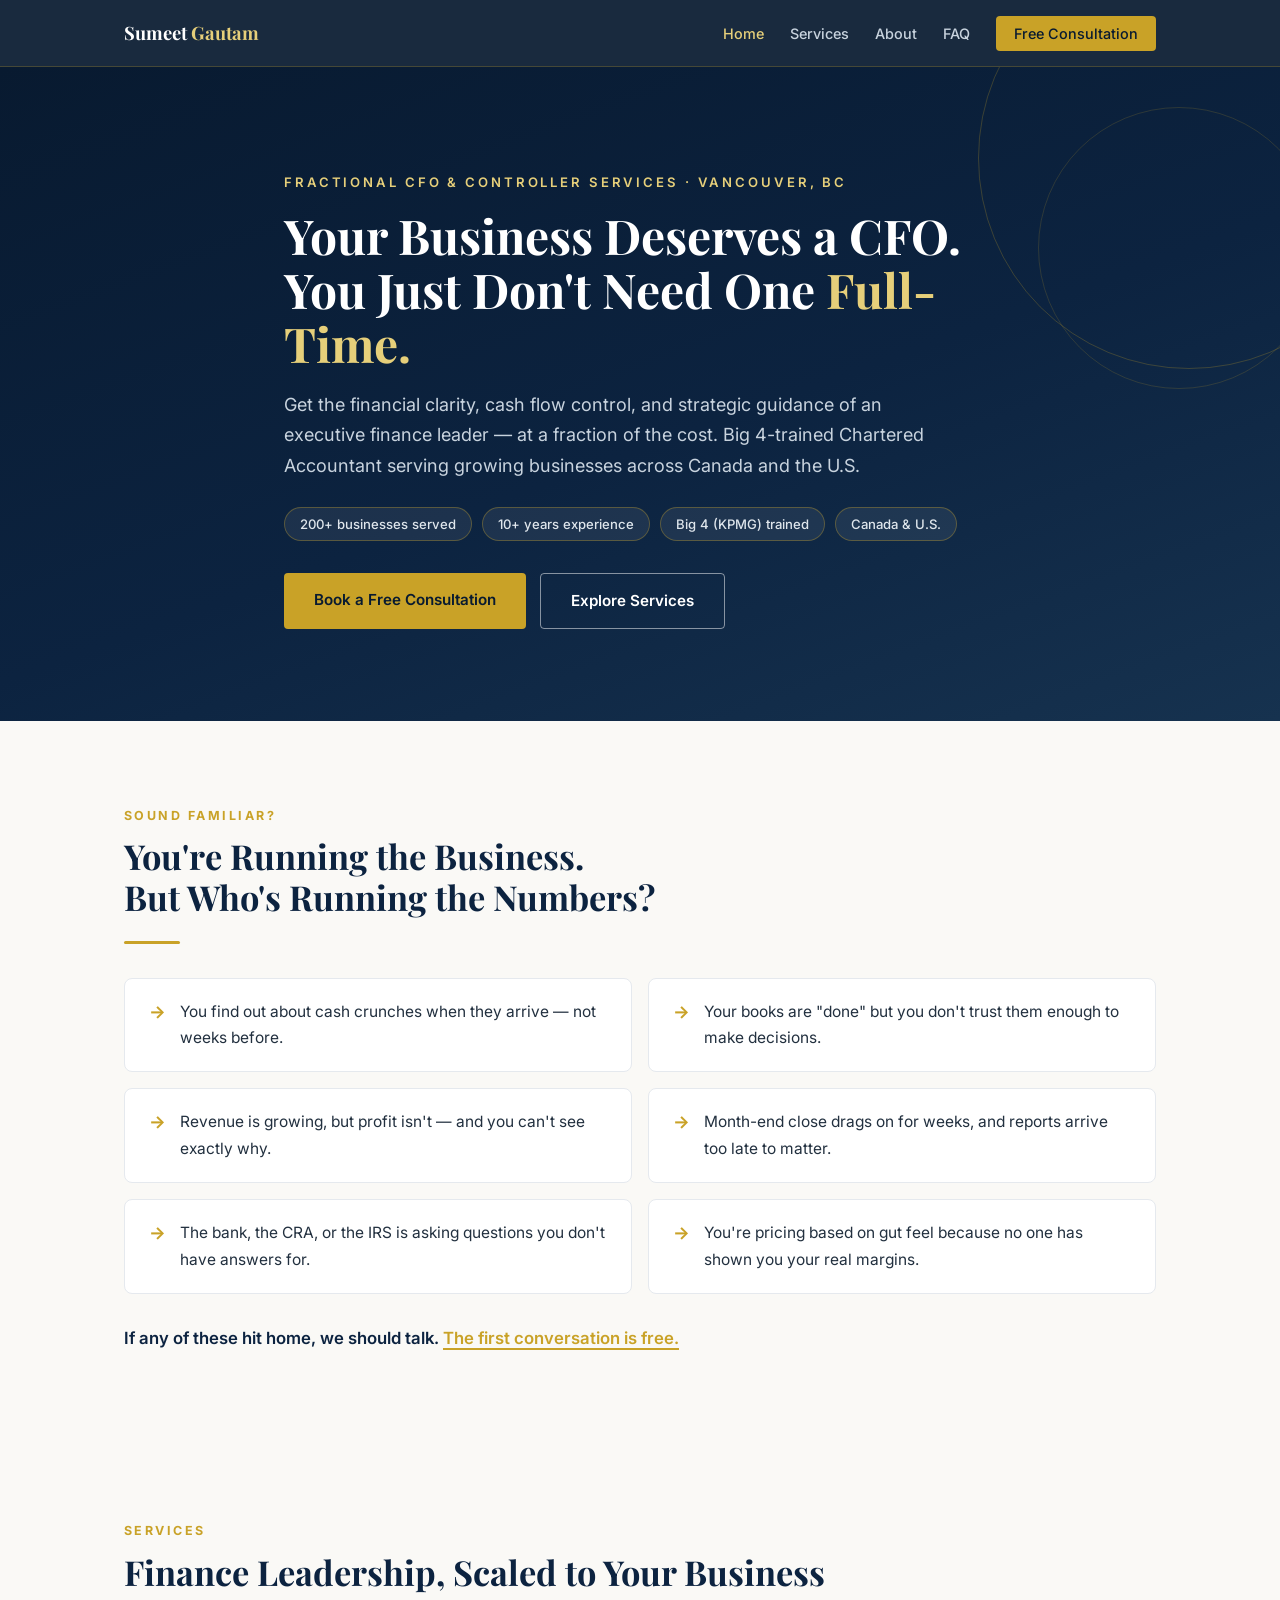
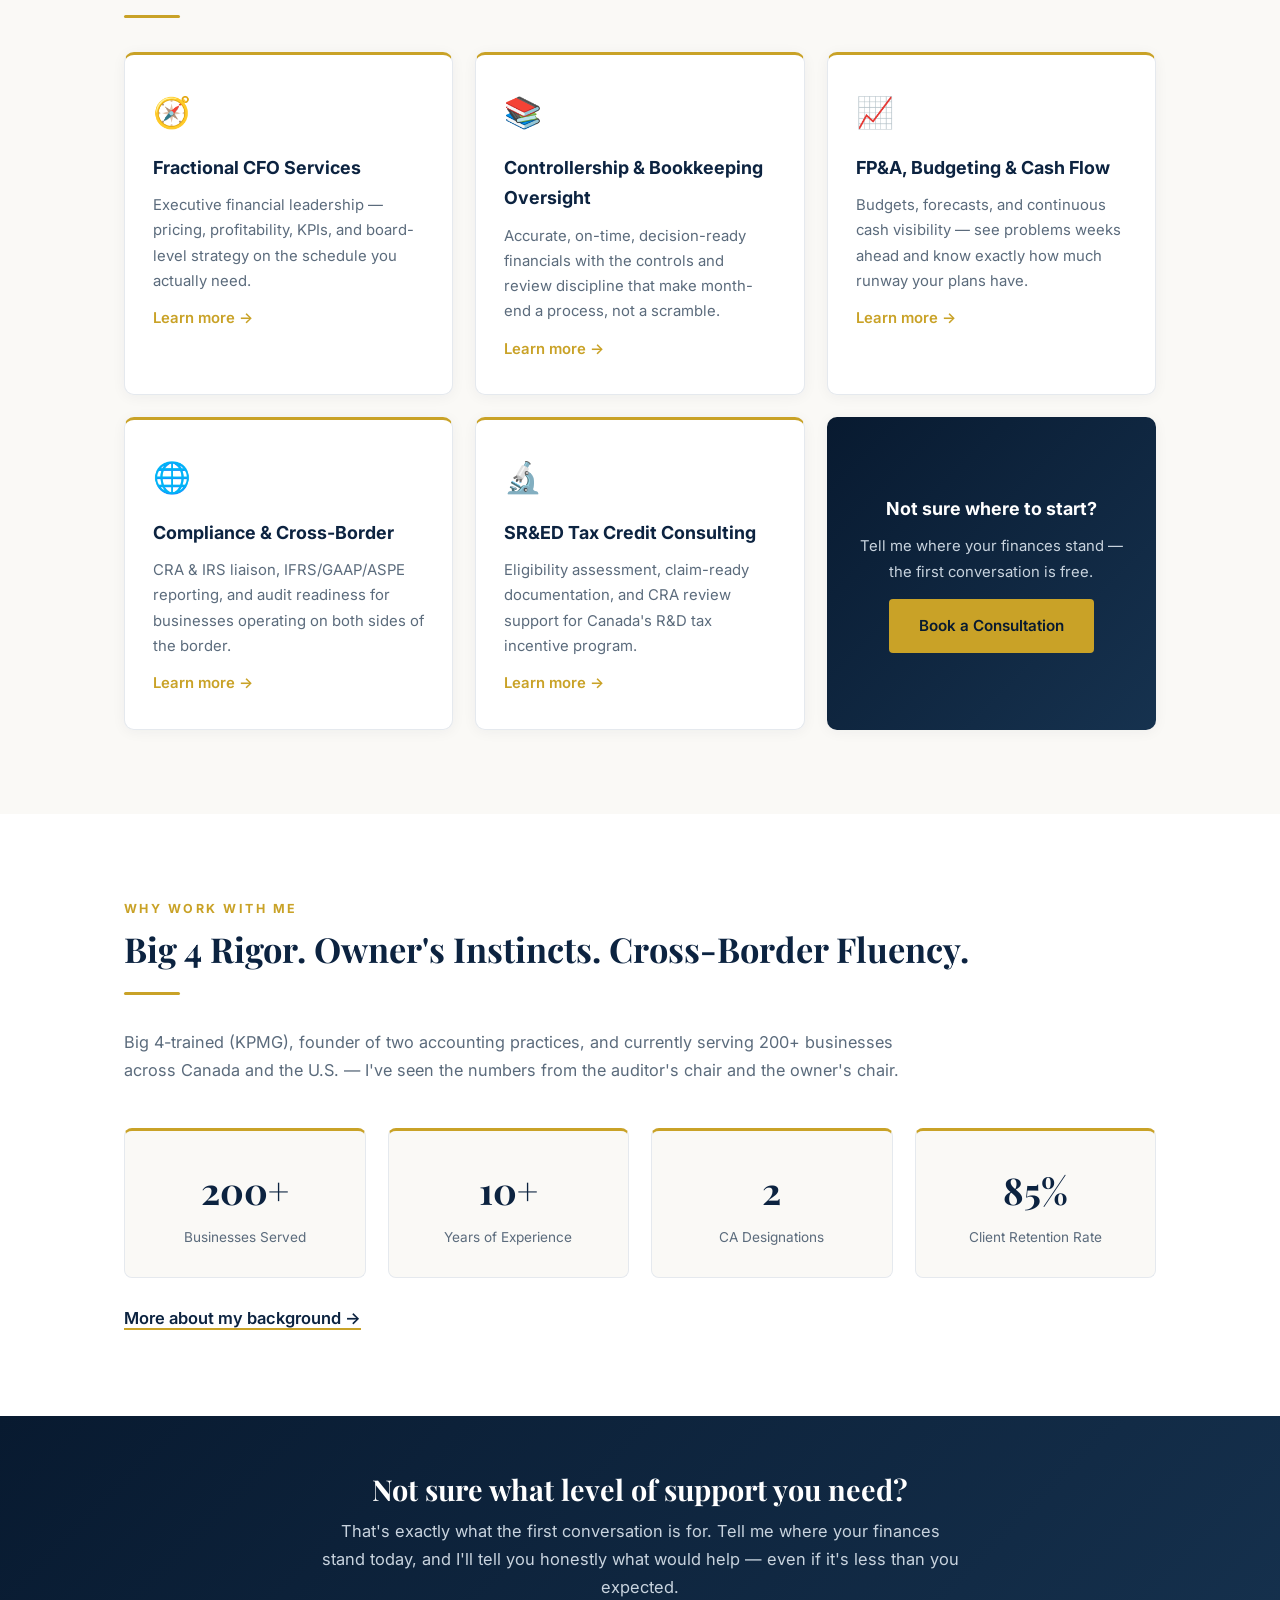
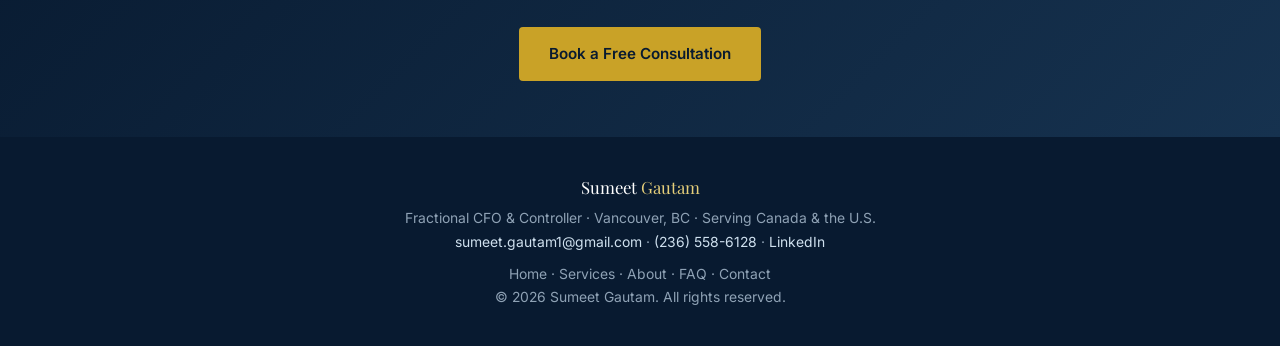
<file: index.html>
<!DOCTYPE html>
<html lang="en">
<head>
<meta charset="UTF-8">
<meta name="viewport" content="width=device-width, initial-scale=1.0">
<title>Fractional CFO & Controller Services | Sumeet Gautam, CA — Vancouver, BC</title>
<meta name="description" content="Executive finance leadership without the full-time cost. Fractional CFO, controllership, FP&A, SR&ED tax credit consulting, and cross-border compliance for SMBs across Canada and the U.S. Book a free consultation.">
<meta name="author" content="Sumeet Gautam">
<meta name="robots" content="index, follow">
<link rel="canonical" href="https://sumeetgautamcfo.com/">
<meta property="og:type" content="website">
<meta property="og:title" content="Fractional CFO & Controller Services | Sumeet Gautam, CA — Vancouver, BC">
<meta property="og:description" content="Executive finance leadership without the full-time cost. Fractional CFO, controllership, FP&A, SR&ED tax credit consulting, and cross-border compliance for SMBs across Canada and the U.S. Book a free consultation.">
<meta property="og:url" content="https://sumeetgautamcfo.com/">
<meta property="og:site_name" content="Sumeet Gautam — Fractional CFO">
<link rel="preconnect" href="https://fonts.googleapis.com">
<link rel="preconnect" href="https://fonts.gstatic.com" crossorigin>
<link href="https://fonts.googleapis.com/css2?family=Playfair+Display:wght@600;700&family=Inter:wght@400;500;600;700&display=swap" rel="stylesheet">
<link rel="stylesheet" href="/styles.css">
<script type="application/ld+json">
{
  "@context": "https://schema.org",
  "@type": "ProfessionalService",
  "name": "Sumeet Gautam — Fractional CFO & Controller Services",
  "founder": {
    "@type": "Person",
    "name": "Sumeet Gautam",
    "jobTitle": "Fractional CFO & Controller",
    "sameAs": ["https://www.linkedin.com/in/sumeet-gautam"]
  },
  "address": { "@type": "PostalAddress", "addressLocality": "Vancouver", "addressRegion": "BC", "addressCountry": "CA" },
  "areaServed": ["Canada", "United States"],
  "email": "mailto:sumeet.gautam1@gmail.com",
  "telephone": "+1-236-558-6128",
  "url": "https://sumeetgautamcfo.com/",
  "priceRange": "$$",
  "makesOffer": [
    { "@type": "Offer", "itemOffered": { "@type": "Service", "name": "Fractional CFO Services" } },
    { "@type": "Offer", "itemOffered": { "@type": "Service", "name": "Controllership & Bookkeeping Oversight" } },
    { "@type": "Offer", "itemOffered": { "@type": "Service", "name": "FP&A, Budgeting & Cash Flow Management" } },
    { "@type": "Offer", "itemOffered": { "@type": "Service", "name": "Compliance & Cross-Border Accounting" } },
    { "@type": "Offer", "itemOffered": { "@type": "Service", "name": "SR&ED Tax Credit Consulting" } }
  ]
}
</script>
</head>
<body>
<nav>
  <div class="container nav-inner">
    <a class="brand" href="/">Sumeet <span>Gautam</span></a>
    <button class="menu-btn" aria-label="Toggle menu" onclick="document.getElementById('navlinks').classList.toggle('open')">☰</button>
    <ul class="nav-links" id="navlinks">
      <li><a href="/" style="color:var(--gold-soft)">Home</a></li>
      <li><a href="/services/">Services</a></li>
      <li><a href="/about/">About</a></li>
      <li><a href="/faq/">FAQ</a></li>
      <li><a class="nav-cta" href="/contact/">Free Consultation</a></li>
    </ul>
  </div>
</nav>
<header class="hero" id="top">
  <div class="container hero-inner">
    <p class="eyebrow">Fractional CFO &amp; Controller Services · Vancouver, BC</p>
    <h1>Your Business Deserves a CFO.<br>You Just Don't Need One <em>Full-Time.</em></h1>
    <p class="tagline">Get the financial clarity, cash flow control, and strategic guidance of an executive finance leader — at a fraction of the cost. Big 4-trained Chartered Accountant serving growing businesses across Canada and the U.S.</p>
    <div class="trust-row">
      <span class="badge">200+ businesses served</span>
      <span class="badge">10+ years experience</span>
      <span class="badge">Big 4 (KPMG) trained</span>
      <span class="badge">Canada &amp; U.S.</span>
    </div>
    <div class="cta-row">
      <a class="btn btn-gold" href="/contact/">Book a Free Consultation</a>
      <a class="btn btn-outline" href="/services/">Explore Services</a>
    </div>
  </div>
</header><section id="pain">
  <div class="container">
    <div class="reveal">
      <p class="section-label">Sound Familiar?</p>
      <h2>You're Running the Business.<br>But Who's Running the Numbers?</h2>
      <div class="gold-rule"></div>
    </div>
    <div class="pain-grid reveal">
      <div class="pain"><span class="x">→</span><span>You find out about cash crunches when they arrive — not weeks before.</span></div>
      <div class="pain"><span class="x">→</span><span>Your books are "done" but you don't trust them enough to make decisions.</span></div>
      <div class="pain"><span class="x">→</span><span>Revenue is growing, but profit isn't — and you can't see exactly why.</span></div>
      <div class="pain"><span class="x">→</span><span>Month-end close drags on for weeks, and reports arrive too late to matter.</span></div>
      <div class="pain"><span class="x">→</span><span>The bank, the CRA, or the IRS is asking questions you don't have answers for.</span></div>
      <div class="pain"><span class="x">→</span><span>You're pricing based on gut feel because no one has shown you your real margins.</span></div>
    </div>
    <p class="pain-close reveal">If any of these hit home, we should talk. <a href="/contact/">The first conversation is free.</a></p>
  </div>
</section><section id="services-overview" style="background:var(--ivory)">
  <div class="container">
    <div class="reveal">
      <p class="section-label">Services</p>
      <h2>Finance Leadership, Scaled to Your Business</h2>
      <div class="gold-rule"></div>
    </div>
    <div class="skill-grid" style="display:grid;grid-template-columns:repeat(auto-fit,minmax(300px,1fr));gap:22px">
      <div class="why reveal"><div class="ic">🧭</div><h3>Fractional CFO Services</h3><p>Executive financial leadership — pricing, profitability, KPIs, and board-level strategy on the schedule you actually need.</p><p style="margin-top:12px"><a href="/services/#cfo" style="color:var(--gold);font-weight:600;text-decoration:none">Learn more →</a></p></div>
      <div class="why reveal"><div class="ic">📚</div><h3>Controllership &amp; Bookkeeping Oversight</h3><p>Accurate, on-time, decision-ready financials with the controls and review discipline that make month-end a process, not a scramble.</p><p style="margin-top:12px"><a href="/services/#controllership" style="color:var(--gold);font-weight:600;text-decoration:none">Learn more →</a></p></div>
      <div class="why reveal"><div class="ic">📈</div><h3>FP&amp;A, Budgeting &amp; Cash Flow</h3><p>Budgets, forecasts, and continuous cash visibility — see problems weeks ahead and know exactly how much runway your plans have.</p><p style="margin-top:12px"><a href="/services/#fpa" style="color:var(--gold);font-weight:600;text-decoration:none">Learn more →</a></p></div>
      <div class="why reveal"><div class="ic">🌐</div><h3>Compliance &amp; Cross-Border</h3><p>CRA &amp; IRS liaison, IFRS/GAAP/ASPE reporting, and audit readiness for businesses operating on both sides of the border.</p><p style="margin-top:12px"><a href="/services/#compliance" style="color:var(--gold);font-weight:600;text-decoration:none">Learn more →</a></p></div>
      <div class="why reveal"><div class="ic">🔬</div><h3>SR&amp;ED Tax Credit Consulting</h3><p>Eligibility assessment, claim-ready documentation, and CRA review support for Canada's R&amp;D tax incentive program.</p><p style="margin-top:12px"><a href="/services/#sred" style="color:var(--gold);font-weight:600;text-decoration:none">Learn more →</a></p></div>
      <div class="why reveal" style="display:flex;flex-direction:column;justify-content:center;text-align:center;background:linear-gradient(135deg,var(--navy-deep),var(--navy-soft));border:none"><h3 style="color:#fff">Not sure where to start?</h3><p style="color:#c8d3de">Tell me where your finances stand — the first conversation is free.</p><p style="margin-top:14px"><a class="btn btn-gold" href="/contact/">Book a Consultation</a></p></div>
    </div>
  </div>
</section>
<section id="why-strip">
  <div class="container">
    <div class="reveal">
      <p class="section-label">Why Work With Me</p>
      <h2>Big 4 Rigor. Owner's Instincts. Cross-Border Fluency.</h2>
      <div class="gold-rule"></div>
      <p class="lead">Big 4-trained (KPMG), founder of two accounting practices, and currently serving 200+ businesses across Canada and the U.S. — I've seen the numbers from the auditor's chair and the owner's chair.</p>
    </div>
    <div class="stats">
      <div class="stat"><div class="num">200+</div><div class="lbl">Businesses Served</div></div>
      <div class="stat"><div class="num">10+</div><div class="lbl">Years of Experience</div></div>
      <div class="stat"><div class="num">2</div><div class="lbl">CA Designations</div></div>
      <div class="stat"><div class="num">85%</div><div class="lbl">Client Retention Rate</div></div>
    </div>
    <p class="reveal" style="margin-top:26px"><a href="/about/" style="color:var(--navy);font-weight:600;text-decoration:none;border-bottom:2px solid var(--gold)">More about my background →</a></p>
  </div>
</section>
<div class="cta-band">
  <div class="container reveal">
    <h2 class="serif">Not sure what level of support you need?</h2>
    <p>That's exactly what the first conversation is for. Tell me where your finances stand today, and I'll tell you honestly what would help — even if it's less than you expected.</p>
    <a class="btn btn-gold" href="/contact/">Book a Free Consultation</a>
  </div>
</div>
<footer>
  <div class="container">
    <p class="foot-brand">Sumeet <span>Gautam</span></p>
    <p>Fractional CFO &amp; Controller · Vancouver, BC · Serving Canada &amp; the U.S.</p>
    <p><a href="mailto:sumeet.gautam1@gmail.com" style="color:#cfe0ee;text-decoration:none">sumeet.gautam1@gmail.com</a> · <a href="tel:+12365586128" style="color:#cfe0ee;text-decoration:none">(236) 558-6128</a> · <a href="https://www.linkedin.com/in/sumeet-gautam" style="color:#cfe0ee;text-decoration:none" target="_blank" rel="noopener">LinkedIn</a></p>
    <p style="margin-top:8px"><a href="/" style="color:#8fa2b5;text-decoration:none">Home</a> · <a href="/services/" style="color:#8fa2b5;text-decoration:none">Services</a> · <a href="/about/" style="color:#8fa2b5;text-decoration:none">About</a> · <a href="/faq/" style="color:#8fa2b5;text-decoration:none">FAQ</a> · <a href="/contact/" style="color:#8fa2b5;text-decoration:none">Contact</a></p>
    <p>© <span id="yr"></span> Sumeet Gautam. All rights reserved.</p>
  </div>
</footer>
<script>
document.getElementById('yr').textContent=new Date().getFullYear();
const obs=new IntersectionObserver(es=>es.forEach(e=>{if(e.isIntersecting){e.target.classList.add('visible');obs.unobserve(e.target);}}),{threshold:.12});
document.querySelectorAll('.reveal').forEach(el=>obs.observe(el));
document.querySelectorAll('#navlinks a').forEach(a=>a.addEventListener('click',()=>document.getElementById('navlinks').classList.remove('open')));
</script>
</body>
</html>
</file>
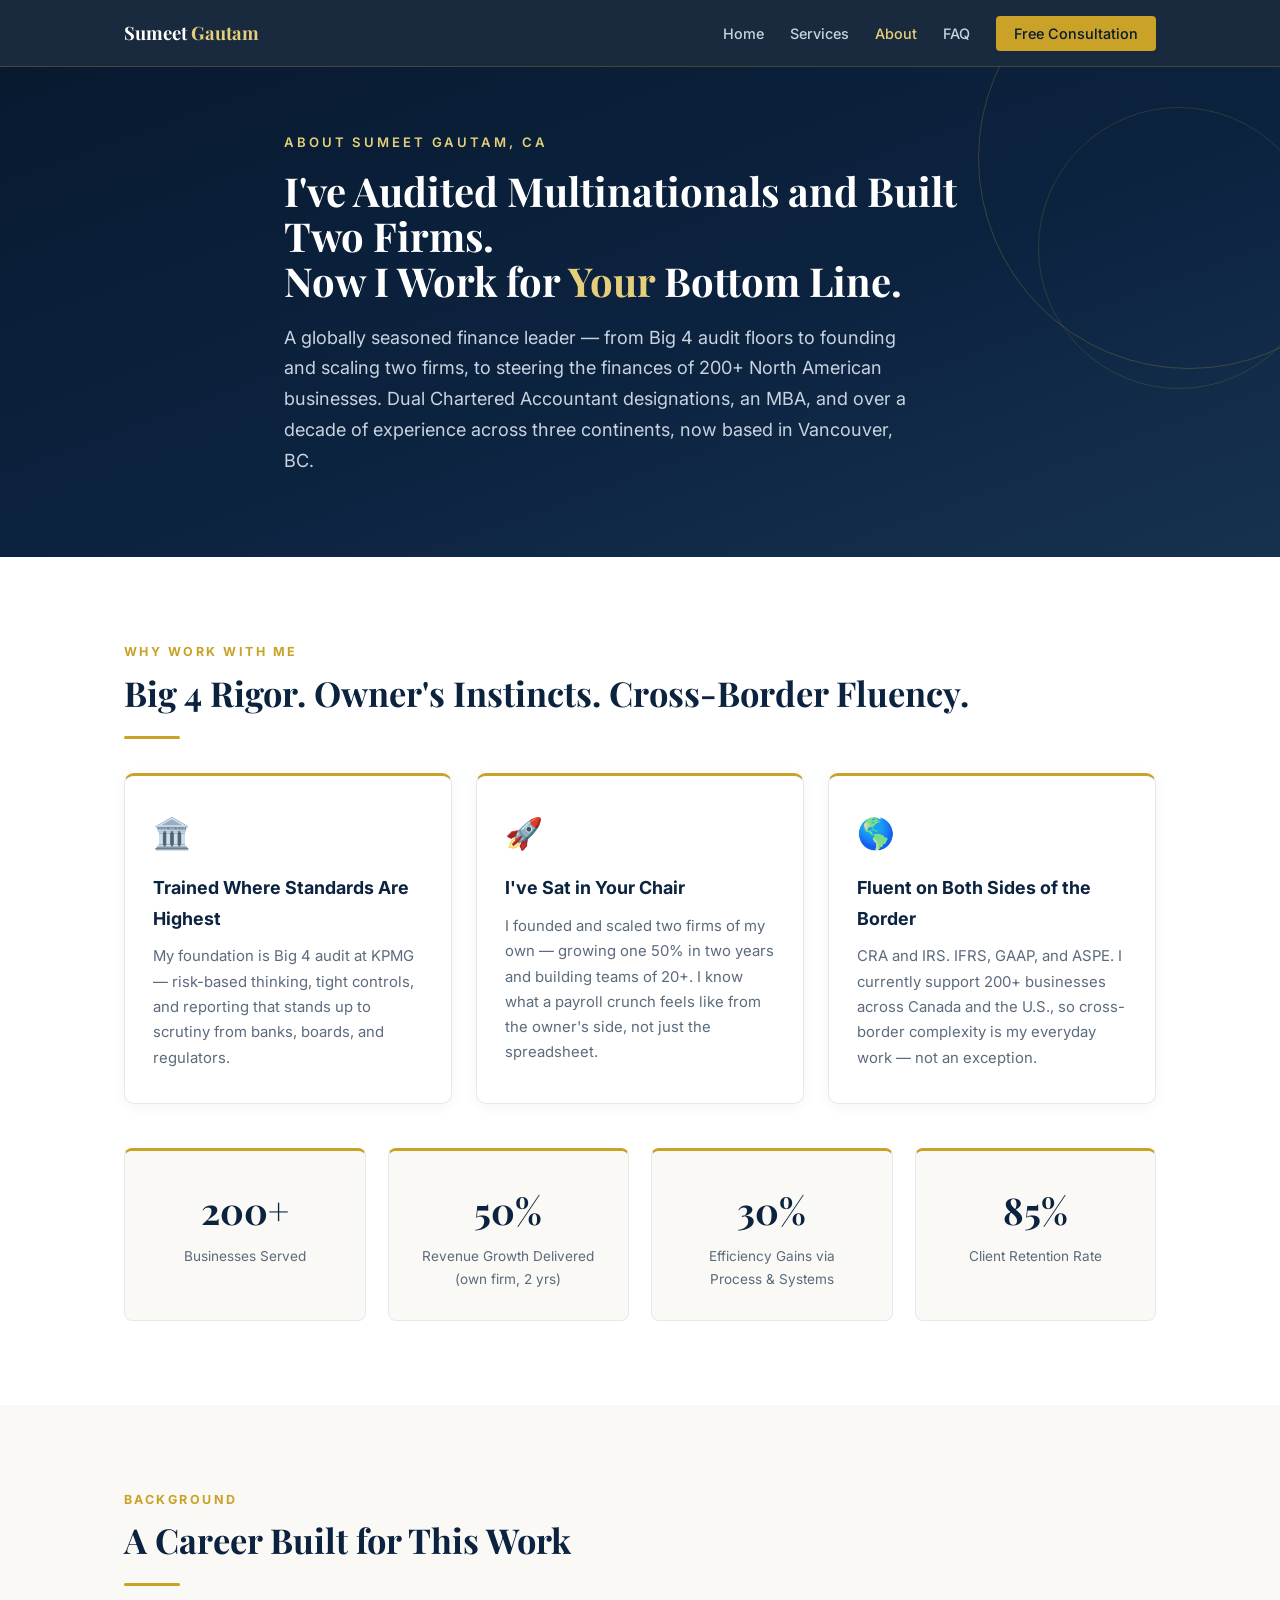
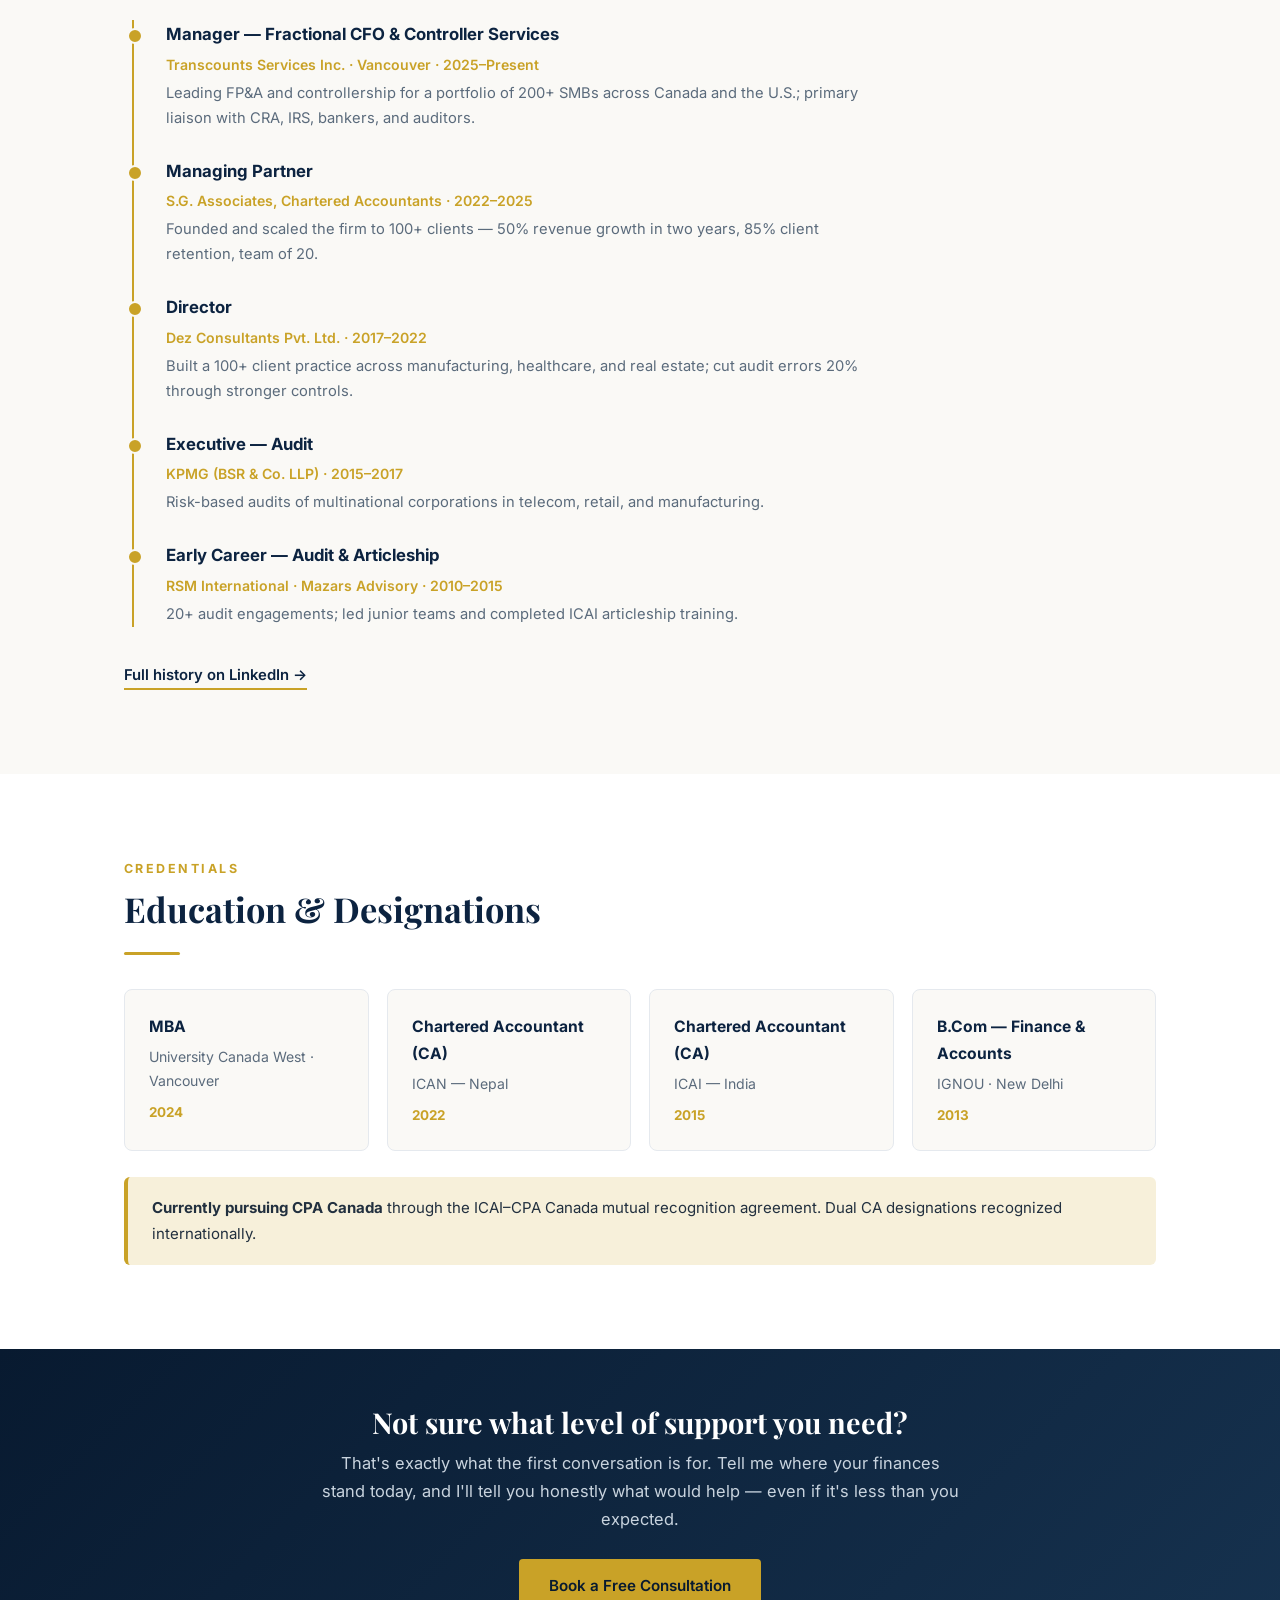
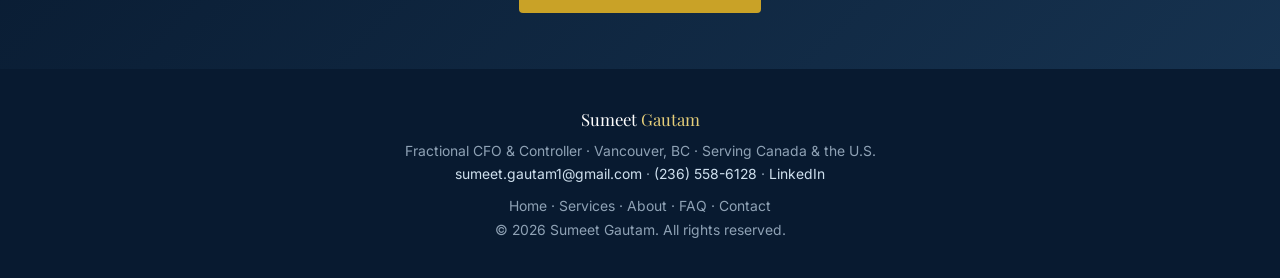
<file: about/index.html>
<!DOCTYPE html>
<html lang="en">
<head>
<meta charset="UTF-8">
<meta name="viewport" content="width=device-width, initial-scale=1.0">
<title>About Sumeet Gautam, CA — Big 4-Trained Fractional CFO | Vancouver, BC</title>
<meta name="description" content="Chartered Accountant with 10+ years across KPMG audit, founding two accounting firms, and fractional CFO services for 200+ SMBs in Canada and the U.S.">
<meta name="author" content="Sumeet Gautam">
<meta name="robots" content="index, follow">
<link rel="canonical" href="https://sumeetgautamcfo.com/about/">
<meta property="og:type" content="website">
<meta property="og:title" content="About Sumeet Gautam, CA — Big 4-Trained Fractional CFO | Vancouver, BC">
<meta property="og:description" content="Chartered Accountant with 10+ years across KPMG audit, founding two accounting firms, and fractional CFO services for 200+ SMBs in Canada and the U.S.">
<meta property="og:url" content="https://sumeetgautamcfo.com/about/">
<meta property="og:site_name" content="Sumeet Gautam — Fractional CFO">
<link rel="preconnect" href="https://fonts.googleapis.com">
<link rel="preconnect" href="https://fonts.gstatic.com" crossorigin>
<link href="https://fonts.googleapis.com/css2?family=Playfair+Display:wght@600;700&family=Inter:wght@400;500;600;700&display=swap" rel="stylesheet">
<link rel="stylesheet" href="/styles.css">
</head>
<body>
<nav>
  <div class="container nav-inner">
    <a class="brand" href="/">Sumeet <span>Gautam</span></a>
    <button class="menu-btn" aria-label="Toggle menu" onclick="document.getElementById('navlinks').classList.toggle('open')">☰</button>
    <ul class="nav-links" id="navlinks">
      <li><a href="/">Home</a></li>
      <li><a href="/services/">Services</a></li>
      <li><a href="/about/" style="color:var(--gold-soft)">About</a></li>
      <li><a href="/faq/">FAQ</a></li>
      <li><a class="nav-cta" href="/contact/">Free Consultation</a></li>
    </ul>
  </div>
</nav>
<header class="hero" style="padding:64px 0 56px">
  <div class="container hero-inner">
    <p class="eyebrow">About Sumeet Gautam, CA</p>
    <h1 style="font-size:2.5rem">I've Audited Multinationals and Built Two Firms.<br>Now I Work for <em style="color:var(--gold-soft);font-style:normal">Your</em> Bottom Line.</h1>
    <p class="tagline">A globally seasoned finance leader — from Big 4 audit floors to founding and scaling two firms, to steering the finances of 200+ North American businesses. Dual Chartered Accountant designations, an MBA, and over a decade of experience across three continents, now based in Vancouver, BC.</p>
  </div>
</header>
<section id="why">
  <div class="container">
    <div class="reveal">
      <p class="section-label">Why Work With Me</p>
      <h2>Big 4 Rigor. Owner's Instincts. Cross-Border Fluency.</h2>
      <div class="gold-rule"></div>
    </div>
    <div class="why-grid">
      <div class="why reveal"><div class="ic">🏛️</div><h3>Trained Where Standards Are Highest</h3><p>My foundation is Big 4 audit at KPMG — risk-based thinking, tight controls, and reporting that stands up to scrutiny from banks, boards, and regulators.</p></div>
      <div class="why reveal"><div class="ic">🚀</div><h3>I've Sat in Your Chair</h3><p>I founded and scaled two firms of my own — growing one 50% in two years and building teams of 20+. I know what a payroll crunch feels like from the owner's side, not just the spreadsheet.</p></div>
      <div class="why reveal"><div class="ic">🌎</div><h3>Fluent on Both Sides of the Border</h3><p>CRA and IRS. IFRS, GAAP, and ASPE. I currently support 200+ businesses across Canada and the U.S., so cross-border complexity is my everyday work — not an exception.</p></div>
    </div>
    <div class="stats">
      <div class="stat"><div class="num">200+</div><div class="lbl">Businesses Served</div></div>
      <div class="stat"><div class="num">50%</div><div class="lbl">Revenue Growth Delivered<br>(own firm, 2 yrs)</div></div>
      <div class="stat"><div class="num">30%</div><div class="lbl">Efficiency Gains via<br>Process &amp; Systems</div></div>
      <div class="stat"><div class="num">85%</div><div class="lbl">Client Retention Rate</div></div>
    </div>
  </div>
</section><section id="background">
  <div class="container">
    <div class="reveal">
      <p class="section-label">Background</p>
      <h2>A Career Built for This Work</h2>
      <div class="gold-rule"></div>
    </div>
    <div class="timeline reveal">
      <div class="t-item"><h3>Manager — Fractional CFO &amp; Controller Services</h3><p class="t-org">Transcounts Services Inc. · Vancouver · 2025–Present</p><p>Leading FP&amp;A and controllership for a portfolio of 200+ SMBs across Canada and the U.S.; primary liaison with CRA, IRS, bankers, and auditors.</p></div>
      <div class="t-item"><h3>Managing Partner</h3><p class="t-org">S.G. Associates, Chartered Accountants · 2022–2025</p><p>Founded and scaled the firm to 100+ clients — 50% revenue growth in two years, 85% client retention, team of 20.</p></div>
      <div class="t-item"><h3>Director</h3><p class="t-org">Dez Consultants Pvt. Ltd. · 2017–2022</p><p>Built a 100+ client practice across manufacturing, healthcare, and real estate; cut audit errors 20% through stronger controls.</p></div>
      <div class="t-item"><h3>Executive — Audit</h3><p class="t-org">KPMG (BSR &amp; Co. LLP) · 2015–2017</p><p>Risk-based audits of multinational corporations in telecom, retail, and manufacturing.</p></div>
      <div class="t-item"><h3>Early Career — Audit &amp; Articleship</h3><p class="t-org">RSM International · Mazars Advisory · 2010–2015</p><p>20+ audit engagements; led junior teams and completed ICAI articleship training.</p></div>
    </div>
    <a class="linkedin-link reveal" href="https://www.linkedin.com/in/sumeet-gautam" target="_blank" rel="noopener">Full history on LinkedIn →</a>
  </div>
</section><section id="education">
  <div class="container">
    <div class="reveal">
      <p class="section-label">Credentials</p>
      <h2>Education &amp; Designations</h2>
      <div class="gold-rule"></div>
    </div>
    <div class="edu-grid reveal">
      <div class="edu"><h3>MBA</h3><p class="inst">University Canada West · Vancouver</p><p class="yr">2024</p></div>
      <div class="edu"><h3>Chartered Accountant (CA)</h3><p class="inst">ICAN — Nepal</p><p class="yr">2022</p></div>
      <div class="edu"><h3>Chartered Accountant (CA)</h3><p class="inst">ICAI — India</p><p class="yr">2015</p></div>
      <div class="edu"><h3>B.Com — Finance &amp; Accounts</h3><p class="inst">IGNOU · New Delhi</p><p class="yr">2013</p></div>
    </div>
    <div class="note reveal"><strong>Currently pursuing CPA Canada</strong> through the ICAI–CPA Canada mutual recognition agreement. Dual CA designations recognized internationally.</div>
  </div>
</section><div class="cta-band">
  <div class="container reveal">
    <h2 class="serif">Not sure what level of support you need?</h2>
    <p>That's exactly what the first conversation is for. Tell me where your finances stand today, and I'll tell you honestly what would help — even if it's less than you expected.</p>
    <a class="btn btn-gold" href="/contact/">Book a Free Consultation</a>
  </div>
</div>
<footer>
  <div class="container">
    <p class="foot-brand">Sumeet <span>Gautam</span></p>
    <p>Fractional CFO &amp; Controller · Vancouver, BC · Serving Canada &amp; the U.S.</p>
    <p><a href="mailto:sumeet.gautam1@gmail.com" style="color:#cfe0ee;text-decoration:none">sumeet.gautam1@gmail.com</a> · <a href="tel:+12365586128" style="color:#cfe0ee;text-decoration:none">(236) 558-6128</a> · <a href="https://www.linkedin.com/in/sumeet-gautam" style="color:#cfe0ee;text-decoration:none" target="_blank" rel="noopener">LinkedIn</a></p>
    <p style="margin-top:8px"><a href="/" style="color:#8fa2b5;text-decoration:none">Home</a> · <a href="/services/" style="color:#8fa2b5;text-decoration:none">Services</a> · <a href="/about/" style="color:#8fa2b5;text-decoration:none">About</a> · <a href="/faq/" style="color:#8fa2b5;text-decoration:none">FAQ</a> · <a href="/contact/" style="color:#8fa2b5;text-decoration:none">Contact</a></p>
    <p>© <span id="yr"></span> Sumeet Gautam. All rights reserved.</p>
  </div>
</footer>
<script>
document.getElementById('yr').textContent=new Date().getFullYear();
const obs=new IntersectionObserver(es=>es.forEach(e=>{if(e.isIntersecting){e.target.classList.add('visible');obs.unobserve(e.target);}}),{threshold:.12});
document.querySelectorAll('.reveal').forEach(el=>obs.observe(el));
document.querySelectorAll('#navlinks a').forEach(a=>a.addEventListener('click',()=>document.getElementById('navlinks').classList.remove('open')));
</script>
</body>
</html>
</file>
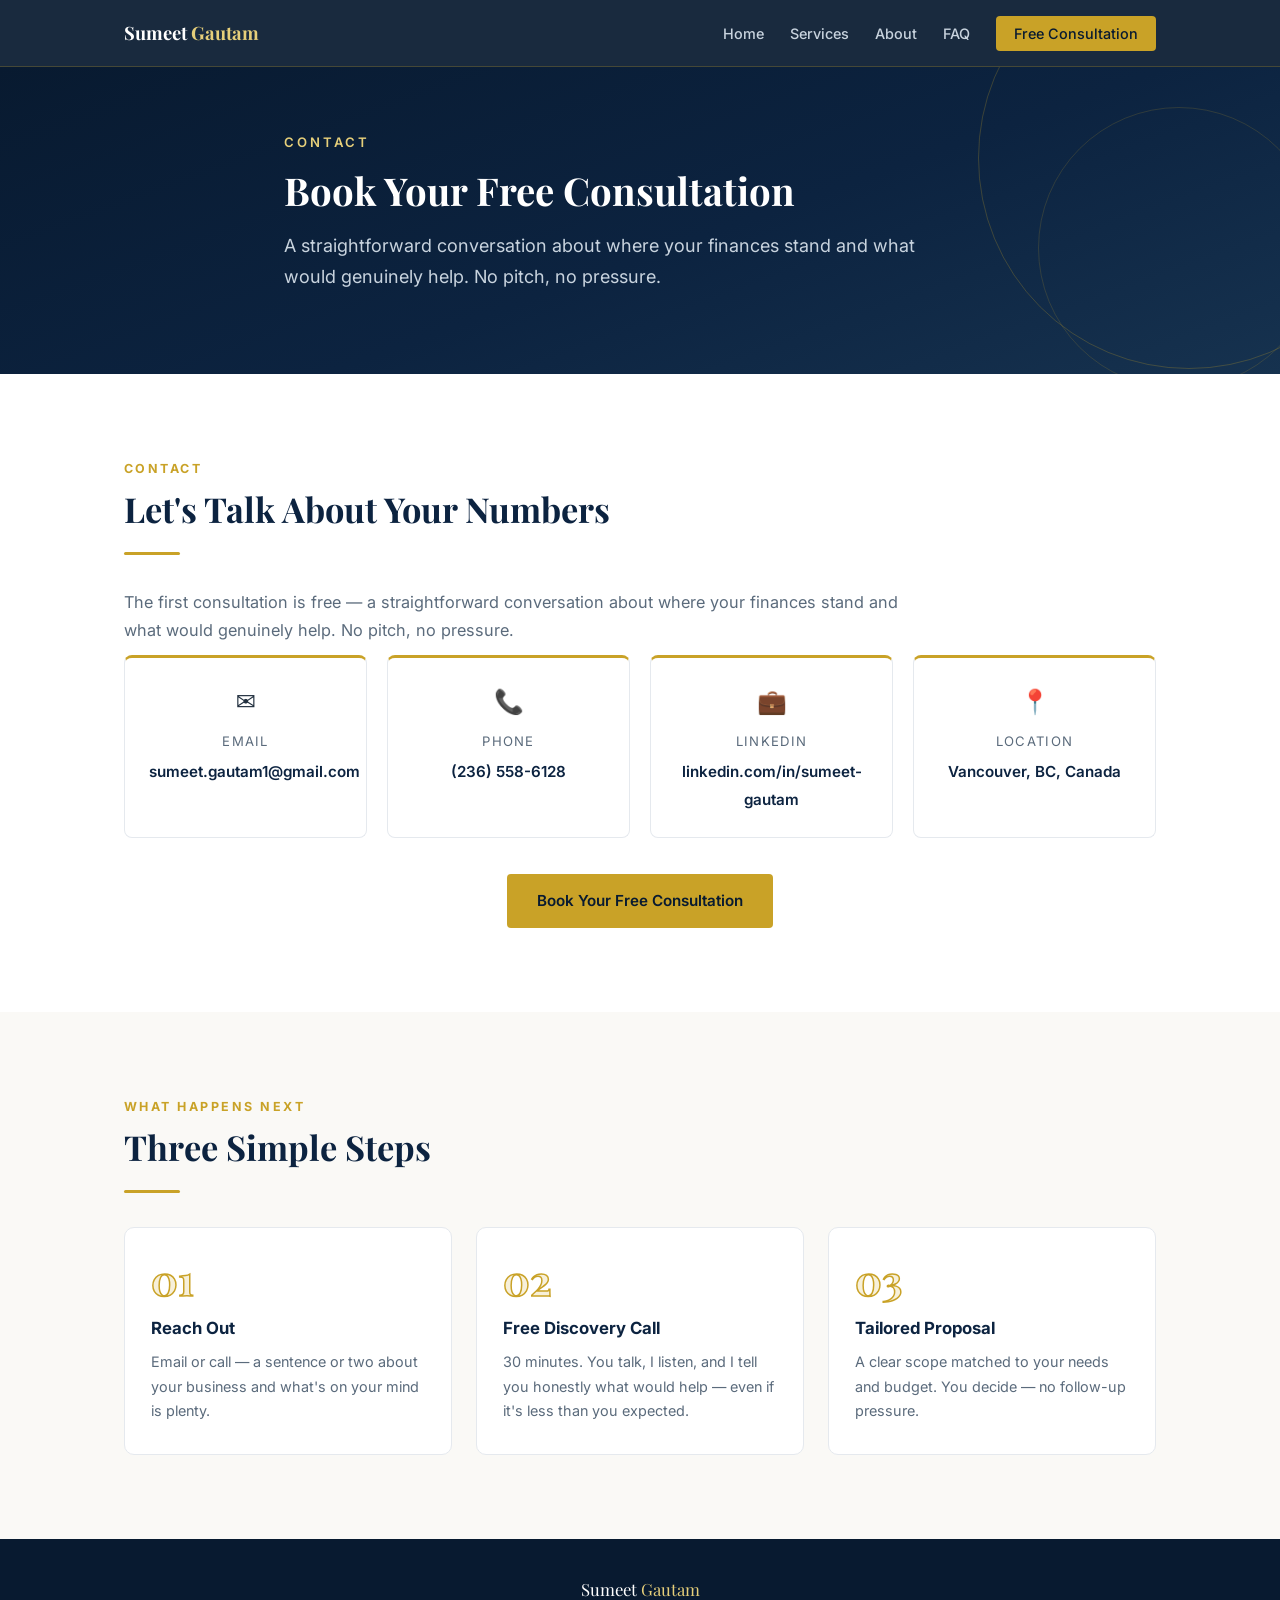
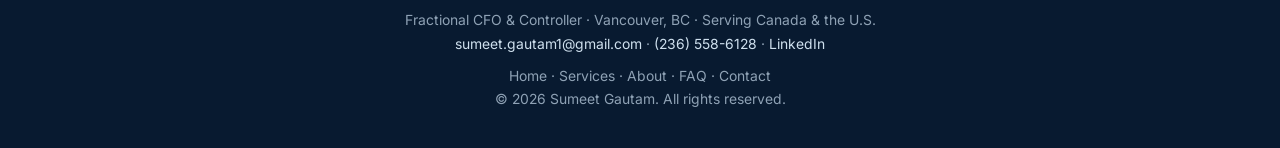
<file: contact/index.html>
<!DOCTYPE html>
<html lang="en">
<head>
<meta charset="UTF-8">
<meta name="viewport" content="width=device-width, initial-scale=1.0">
<title>Contact — Book a Free Consultation | Sumeet Gautam, CA — Vancouver, BC</title>
<meta name="description" content="Contact Sumeet Gautam, fractional CFO and controller in Vancouver, BC. Book a free consultation for CFO services, FP&A, or SR&ED tax credit help.">
<meta name="author" content="Sumeet Gautam">
<meta name="robots" content="index, follow">
<link rel="canonical" href="https://sumeetgautamcfo.com/contact/">
<meta property="og:type" content="website">
<meta property="og:title" content="Contact — Book a Free Consultation | Sumeet Gautam, CA — Vancouver, BC">
<meta property="og:description" content="Contact Sumeet Gautam, fractional CFO and controller in Vancouver, BC. Book a free consultation for CFO services, FP&A, or SR&ED tax credit help.">
<meta property="og:url" content="https://sumeetgautamcfo.com/contact/">
<meta property="og:site_name" content="Sumeet Gautam — Fractional CFO">
<link rel="preconnect" href="https://fonts.googleapis.com">
<link rel="preconnect" href="https://fonts.gstatic.com" crossorigin>
<link href="https://fonts.googleapis.com/css2?family=Playfair+Display:wght@600;700&family=Inter:wght@400;500;600;700&display=swap" rel="stylesheet">
<link rel="stylesheet" href="/styles.css">
<script type="application/ld+json">
{
  "@context": "https://schema.org",
  "@type": "ProfessionalService",
  "name": "Sumeet Gautam — Fractional CFO & Controller Services",
  "founder": {
    "@type": "Person",
    "name": "Sumeet Gautam",
    "jobTitle": "Fractional CFO & Controller",
    "sameAs": ["https://www.linkedin.com/in/sumeet-gautam"]
  },
  "address": { "@type": "PostalAddress", "addressLocality": "Vancouver", "addressRegion": "BC", "addressCountry": "CA" },
  "areaServed": ["Canada", "United States"],
  "email": "mailto:sumeet.gautam1@gmail.com",
  "telephone": "+1-236-558-6128",
  "url": "https://sumeetgautamcfo.com/",
  "priceRange": "$$",
  "makesOffer": [
    { "@type": "Offer", "itemOffered": { "@type": "Service", "name": "Fractional CFO Services" } },
    { "@type": "Offer", "itemOffered": { "@type": "Service", "name": "Controllership & Bookkeeping Oversight" } },
    { "@type": "Offer", "itemOffered": { "@type": "Service", "name": "FP&A, Budgeting & Cash Flow Management" } },
    { "@type": "Offer", "itemOffered": { "@type": "Service", "name": "Compliance & Cross-Border Accounting" } },
    { "@type": "Offer", "itemOffered": { "@type": "Service", "name": "SR&ED Tax Credit Consulting" } }
  ]
}
</script>
</head>
<body>
<nav>
  <div class="container nav-inner">
    <a class="brand" href="/">Sumeet <span>Gautam</span></a>
    <button class="menu-btn" aria-label="Toggle menu" onclick="document.getElementById('navlinks').classList.toggle('open')">☰</button>
    <ul class="nav-links" id="navlinks">
      <li><a href="/">Home</a></li>
      <li><a href="/services/">Services</a></li>
      <li><a href="/about/">About</a></li>
      <li><a href="/faq/">FAQ</a></li>
      <li><a class="nav-cta" href="/contact/">Free Consultation</a></li>
    </ul>
  </div>
</nav>
<header class="hero" style="padding:64px 0 56px">
  <div class="container hero-inner">
    <p class="eyebrow">Contact</p>
    <h1 style="font-size:2.4rem">Book Your Free Consultation</h1>
    <p class="tagline">A straightforward conversation about where your finances stand and what would genuinely help. No pitch, no pressure.</p>
  </div>
</header>
<section id="contact">
  <div class="container">
    <div class="reveal">
      <p class="section-label">Contact</p>
      <h2>Let's Talk About Your Numbers</h2>
      <div class="gold-rule"></div>
      <p class="lead">The first consultation is free — a straightforward conversation about where your finances stand and what would genuinely help. No pitch, no pressure.</p>
    </div>
    <div class="contact-wrap reveal">
      <div class="contact-card"><div class="ic">✉️</div><p class="cl">Email</p><a href="mailto:sumeet.gautam1@gmail.com?subject=Free%20Consultation%20Request">sumeet.gautam1@gmail.com</a></div>
      <div class="contact-card"><div class="ic">📞</div><p class="cl">Phone</p><a href="tel:+12365586128">(236) 558-6128</a></div>
      <div class="contact-card"><div class="ic">💼</div><p class="cl">LinkedIn</p><a href="https://www.linkedin.com/in/sumeet-gautam" target="_blank" rel="noopener">linkedin.com/in/sumeet-gautam</a></div>
      <div class="contact-card"><div class="ic">📍</div><p class="cl">Location</p><span style="font-weight:600;color:var(--navy);font-size:.95rem">Vancouver, BC, Canada</span></div>
    </div>
    <div style="text-align:center;margin-top:36px" class="reveal">
      <a class="btn btn-gold" href="mailto:sumeet.gautam1@gmail.com?subject=Free%20Consultation%20Request">Book Your Free Consultation</a>
    </div>
  </div>
</section><section style="background:var(--ivory)">
  <div class="container">
    <div class="reveal">
      <p class="section-label">What Happens Next</p>
      <h2>Three Simple Steps</h2>
      <div class="gold-rule"></div>
    </div>
    <div class="steps" style="grid-template-columns:repeat(3,1fr)">
      <div class="step reveal"><div class="no">01</div><h3>Reach Out</h3><p>Email or call — a sentence or two about your business and what's on your mind is plenty.</p></div>
      <div class="step reveal"><div class="no">02</div><h3>Free Discovery Call</h3><p>30 minutes. You talk, I listen, and I tell you honestly what would help — even if it's less than you expected.</p></div>
      <div class="step reveal"><div class="no">03</div><h3>Tailored Proposal</h3><p>A clear scope matched to your needs and budget. You decide — no follow-up pressure.</p></div>
    </div>
  </div>
</section>
<footer>
  <div class="container">
    <p class="foot-brand">Sumeet <span>Gautam</span></p>
    <p>Fractional CFO &amp; Controller · Vancouver, BC · Serving Canada &amp; the U.S.</p>
    <p><a href="mailto:sumeet.gautam1@gmail.com" style="color:#cfe0ee;text-decoration:none">sumeet.gautam1@gmail.com</a> · <a href="tel:+12365586128" style="color:#cfe0ee;text-decoration:none">(236) 558-6128</a> · <a href="https://www.linkedin.com/in/sumeet-gautam" style="color:#cfe0ee;text-decoration:none" target="_blank" rel="noopener">LinkedIn</a></p>
    <p style="margin-top:8px"><a href="/" style="color:#8fa2b5;text-decoration:none">Home</a> · <a href="/services/" style="color:#8fa2b5;text-decoration:none">Services</a> · <a href="/about/" style="color:#8fa2b5;text-decoration:none">About</a> · <a href="/faq/" style="color:#8fa2b5;text-decoration:none">FAQ</a> · <a href="/contact/" style="color:#8fa2b5;text-decoration:none">Contact</a></p>
    <p>© <span id="yr"></span> Sumeet Gautam. All rights reserved.</p>
  </div>
</footer>
<script>
document.getElementById('yr').textContent=new Date().getFullYear();
const obs=new IntersectionObserver(es=>es.forEach(e=>{if(e.isIntersecting){e.target.classList.add('visible');obs.unobserve(e.target);}}),{threshold:.12});
document.querySelectorAll('.reveal').forEach(el=>obs.observe(el));
document.querySelectorAll('#navlinks a').forEach(a=>a.addEventListener('click',()=>document.getElementById('navlinks').classList.remove('open')));
</script>
</body>
</html>
</file>
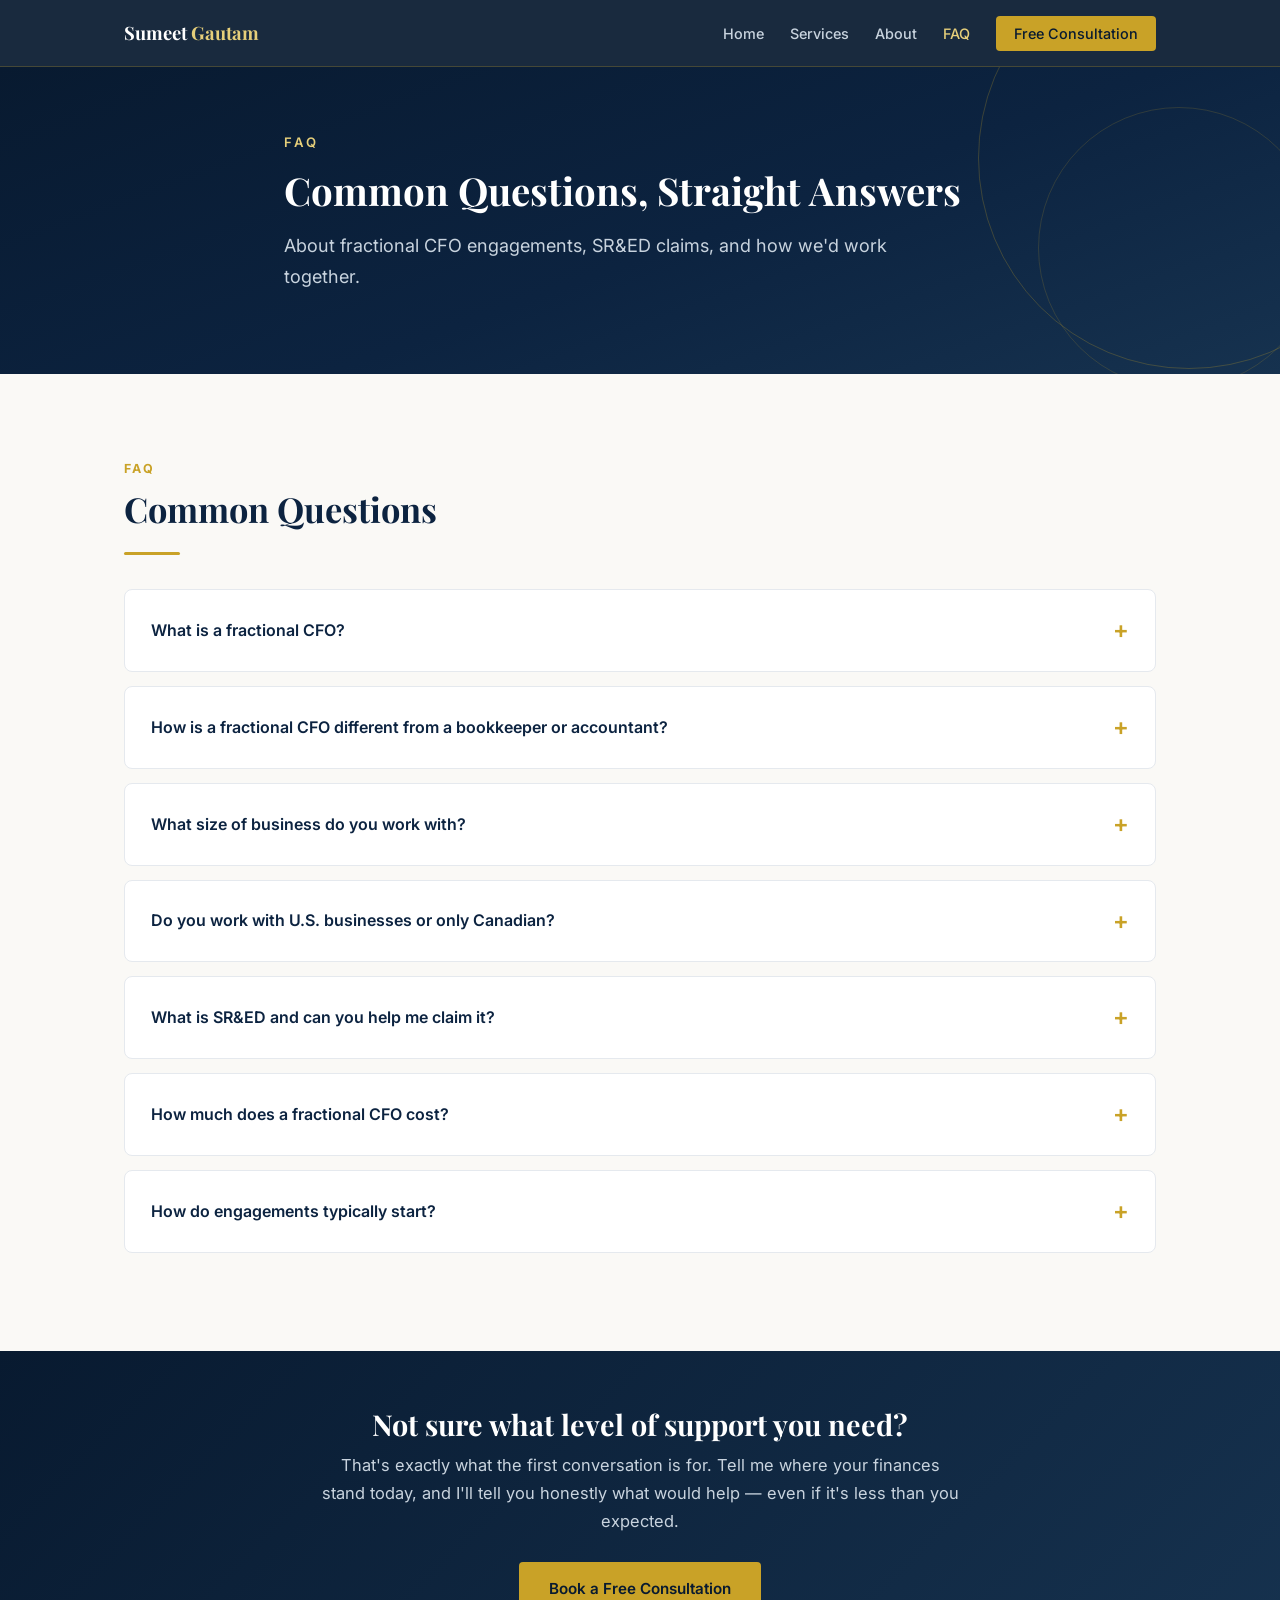
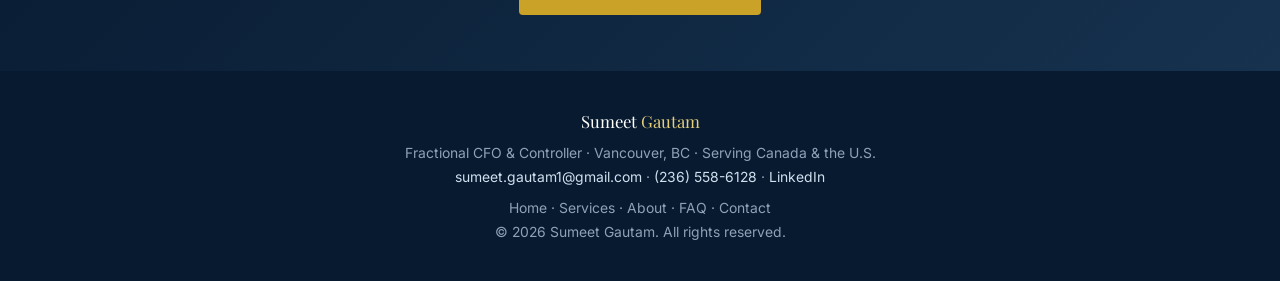
<file: faq/index.html>
<!DOCTYPE html>
<html lang="en">
<head>
<meta charset="UTF-8">
<meta name="viewport" content="width=device-width, initial-scale=1.0">
<title>Fractional CFO & SR&ED FAQs | Sumeet Gautam, CA — Vancouver, BC</title>
<meta name="description" content="Answers to common questions about fractional CFO services, costs, SR&ED tax credit claims, and cross-border accounting for Canadian and U.S. businesses.">
<meta name="author" content="Sumeet Gautam">
<meta name="robots" content="index, follow">
<link rel="canonical" href="https://sumeetgautamcfo.com/faq/">
<meta property="og:type" content="website">
<meta property="og:title" content="Fractional CFO & SR&ED FAQs | Sumeet Gautam, CA — Vancouver, BC">
<meta property="og:description" content="Answers to common questions about fractional CFO services, costs, SR&ED tax credit claims, and cross-border accounting for Canadian and U.S. businesses.">
<meta property="og:url" content="https://sumeetgautamcfo.com/faq/">
<meta property="og:site_name" content="Sumeet Gautam — Fractional CFO">
<link rel="preconnect" href="https://fonts.googleapis.com">
<link rel="preconnect" href="https://fonts.gstatic.com" crossorigin>
<link href="https://fonts.googleapis.com/css2?family=Playfair+Display:wght@600;700&family=Inter:wght@400;500;600;700&display=swap" rel="stylesheet">
<link rel="stylesheet" href="/styles.css">
<script type="application/ld+json">
{
  "@context": "https://schema.org",
  "@type": "FAQPage",
  "mainEntity": [
    {
      "@type": "Question",
      "name": "What is a fractional CFO?",
      "acceptedAnswer": { "@type": "Answer", "text": "A fractional CFO provides executive-level financial leadership on a part-time or contract basis. You get the strategy, reporting discipline, and financial insight of a CFO without the cost of a full-time executive — typically at a fraction of the price." }
    },
    {
      "@type": "Question",
      "name": "How is a fractional CFO different from a bookkeeper or accountant?",
      "acceptedAnswer": { "@type": "Answer", "text": "A bookkeeper records transactions and an accountant prepares statements and tax filings. A fractional CFO works above both: interpreting the numbers, forecasting, managing cash flow, setting pricing and profitability strategy, and advising ownership on decisions." }
    },
    {
      "@type": "Question",
      "name": "What size of business do you work with?",
      "acceptedAnswer": { "@type": "Answer", "text": "I primarily serve small and mid-sized businesses across Canada and the U.S. — from early-stage companies establishing their finance function to established SMBs preparing for growth, financing, or sale." }
    },
    {
      "@type": "Question",
      "name": "Do you work with U.S. businesses or only Canadian?",
      "acceptedAnswer": { "@type": "Answer", "text": "Both. I have hands-on experience with CRA and IRS compliance, cross-border reporting, and IFRS, GAAP, and ASPE standards, and currently support a portfolio of clients on both sides of the border." }
    },
    {
      "@type": "Question",
      "name": "What is SR&ED and can you help me claim it?",
      "acceptedAnswer": { "@type": "Answer", "text": "SR&ED (Scientific Research & Experimental Development) is Canada's largest R&D tax incentive program, offering investment tax credits — refundable for many Canadian-controlled private corporations — plus additional provincial credits. If your business develops software, improves processes, or solves technical problems, you may qualify without realizing it. I assess eligibility, build the documentation CRA expects, and coordinate the claim with your tax filing." }
    },
    {
      "@type": "Question",
      "name": "How much does a fractional CFO cost?",
      "acceptedAnswer": { "@type": "Answer", "text": "Far less than the $200,000+ annual cost of a full-time CFO. Engagements are scoped to your needs — from a few hours of oversight per month to a full controllership function — so you only pay for the level of support your business actually requires. Most engagements fit comfortably within a small-business budget: typically a fraction of the cost of a single full-time hire. If you're not sure it's worth it, that's exactly what the free consultation is for." }
    },
    {
      "@type": "Question",
      "name": "How do engagements typically start?",
      "acceptedAnswer": { "@type": "Answer", "text": "With a free consultation. We discuss your goals and pain points, I review your current financial setup, and I propose a scope — whether that's a few hours of oversight per month or a full controllership engagement." }
    }
  ]
}
</script>
</head>
<body>
<nav>
  <div class="container nav-inner">
    <a class="brand" href="/">Sumeet <span>Gautam</span></a>
    <button class="menu-btn" aria-label="Toggle menu" onclick="document.getElementById('navlinks').classList.toggle('open')">☰</button>
    <ul class="nav-links" id="navlinks">
      <li><a href="/">Home</a></li>
      <li><a href="/services/">Services</a></li>
      <li><a href="/about/">About</a></li>
      <li><a href="/faq/" style="color:var(--gold-soft)">FAQ</a></li>
      <li><a class="nav-cta" href="/contact/">Free Consultation</a></li>
    </ul>
  </div>
</nav>
<header class="hero" style="padding:64px 0 56px">
  <div class="container hero-inner">
    <p class="eyebrow">FAQ</p>
    <h1 style="font-size:2.4rem">Common Questions, Straight Answers</h1>
    <p class="tagline">About fractional CFO engagements, SR&amp;ED claims, and how we'd work together.</p>
  </div>
</header>
<section id="faq">
  <div class="container">
    <div class="reveal">
      <p class="section-label">FAQ</p>
      <h2>Common Questions</h2>
      <div class="gold-rule"></div>
    </div>
    <div class="reveal">
      <details>
        <summary>What is a fractional CFO?</summary>
        <div class="answer">A fractional CFO provides executive-level financial leadership on a part-time or contract basis. You get the strategy, reporting discipline, and financial insight of a CFO without the cost of a full-time executive — typically at a fraction of the price.</div>
      </details>
      <details>
        <summary>How is a fractional CFO different from a bookkeeper or accountant?</summary>
        <div class="answer">A bookkeeper records transactions and an accountant prepares statements and tax filings. A fractional CFO works above both: interpreting the numbers, forecasting, managing cash flow, setting pricing and profitability strategy, and advising ownership on decisions.</div>
      </details>
      <details>
        <summary>What size of business do you work with?</summary>
        <div class="answer">I primarily serve small and mid-sized businesses across Canada and the U.S. — from early-stage companies establishing their finance function to established SMBs preparing for growth, financing, or sale.</div>
      </details>
      <details>
        <summary>Do you work with U.S. businesses or only Canadian?</summary>
        <div class="answer">Both. I have hands-on experience with CRA and IRS compliance, cross-border reporting, and IFRS, GAAP, and ASPE standards, and currently support a portfolio of clients on both sides of the border.</div>
      </details>
      <details>
        <summary>What is SR&amp;ED and can you help me claim it?</summary>
        <div class="answer">SR&amp;ED (Scientific Research &amp; Experimental Development) is Canada's largest R&amp;D tax incentive program, offering investment tax credits — refundable for many Canadian-controlled private corporations — plus additional provincial credits. If your business develops software, improves processes, or solves technical problems, you may qualify without realizing it. I assess eligibility, build the documentation CRA expects, and coordinate the claim with your tax filing.</div>
      </details>
      <details>
        <summary>How much does a fractional CFO cost?</summary>
        <div class="answer">Far less than the $200,000+ annual cost of a full-time CFO. Engagements are scoped to your needs — from a few hours of oversight per month to a full controllership function — so you only pay for the level of support your business actually requires. Most engagements fit comfortably within a small-business budget: typically a fraction of the cost of a single full-time hire. If you're not sure it's worth it, that's exactly what the free consultation is for.</div>
      </details>
      <details>
        <summary>How do engagements typically start?</summary>
        <div class="answer">With a free consultation. We discuss your goals and pain points, I review your current financial setup, and I propose a scope — whether that's a few hours of oversight per month or a full controllership engagement.</div>
      </details>
    </div>
  </div>
</section><div class="cta-band">
  <div class="container reveal">
    <h2 class="serif">Not sure what level of support you need?</h2>
    <p>That's exactly what the first conversation is for. Tell me where your finances stand today, and I'll tell you honestly what would help — even if it's less than you expected.</p>
    <a class="btn btn-gold" href="/contact/">Book a Free Consultation</a>
  </div>
</div>
<footer>
  <div class="container">
    <p class="foot-brand">Sumeet <span>Gautam</span></p>
    <p>Fractional CFO &amp; Controller · Vancouver, BC · Serving Canada &amp; the U.S.</p>
    <p><a href="mailto:sumeet.gautam1@gmail.com" style="color:#cfe0ee;text-decoration:none">sumeet.gautam1@gmail.com</a> · <a href="tel:+12365586128" style="color:#cfe0ee;text-decoration:none">(236) 558-6128</a> · <a href="https://www.linkedin.com/in/sumeet-gautam" style="color:#cfe0ee;text-decoration:none" target="_blank" rel="noopener">LinkedIn</a></p>
    <p style="margin-top:8px"><a href="/" style="color:#8fa2b5;text-decoration:none">Home</a> · <a href="/services/" style="color:#8fa2b5;text-decoration:none">Services</a> · <a href="/about/" style="color:#8fa2b5;text-decoration:none">About</a> · <a href="/faq/" style="color:#8fa2b5;text-decoration:none">FAQ</a> · <a href="/contact/" style="color:#8fa2b5;text-decoration:none">Contact</a></p>
    <p>© <span id="yr"></span> Sumeet Gautam. All rights reserved.</p>
  </div>
</footer>
<script>
document.getElementById('yr').textContent=new Date().getFullYear();
const obs=new IntersectionObserver(es=>es.forEach(e=>{if(e.isIntersecting){e.target.classList.add('visible');obs.unobserve(e.target);}}),{threshold:.12});
document.querySelectorAll('.reveal').forEach(el=>obs.observe(el));
document.querySelectorAll('#navlinks a').forEach(a=>a.addEventListener('click',()=>document.getElementById('navlinks').classList.remove('open')));
</script>
</body>
</html>
</file>
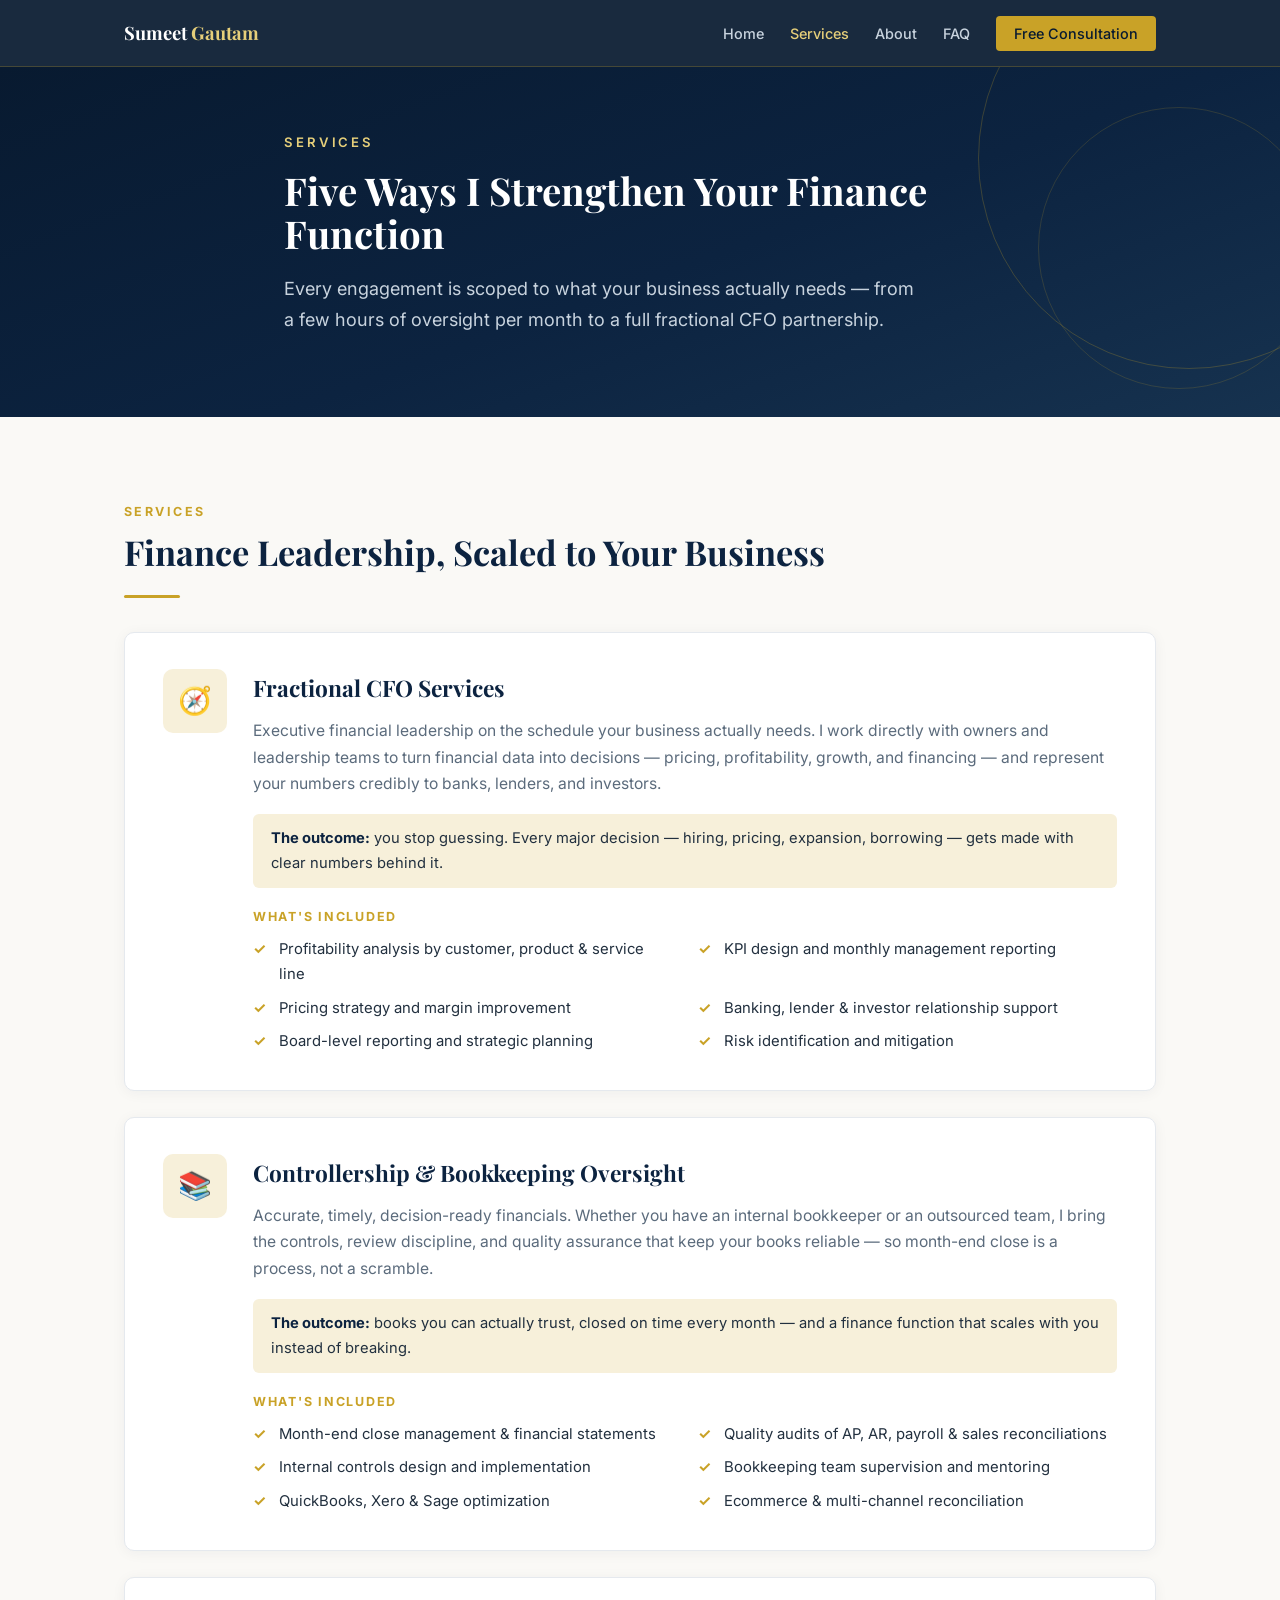
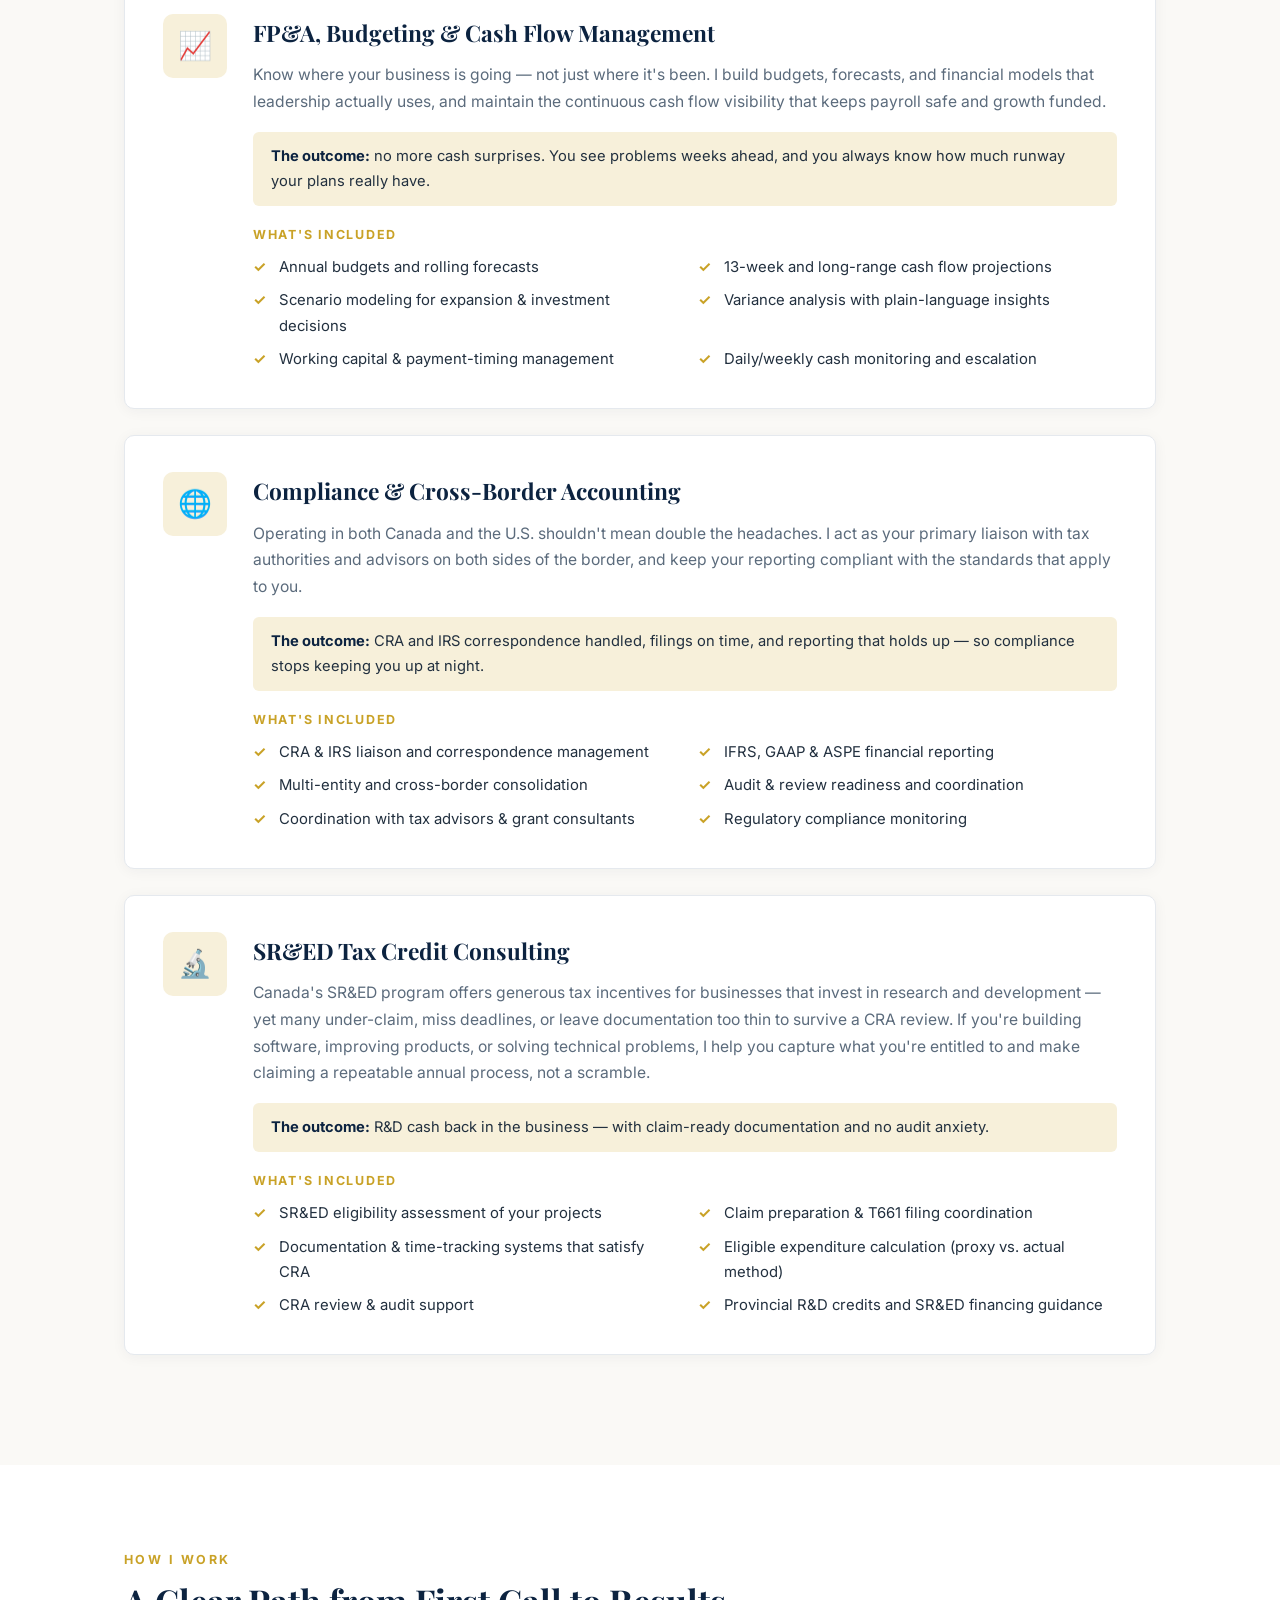
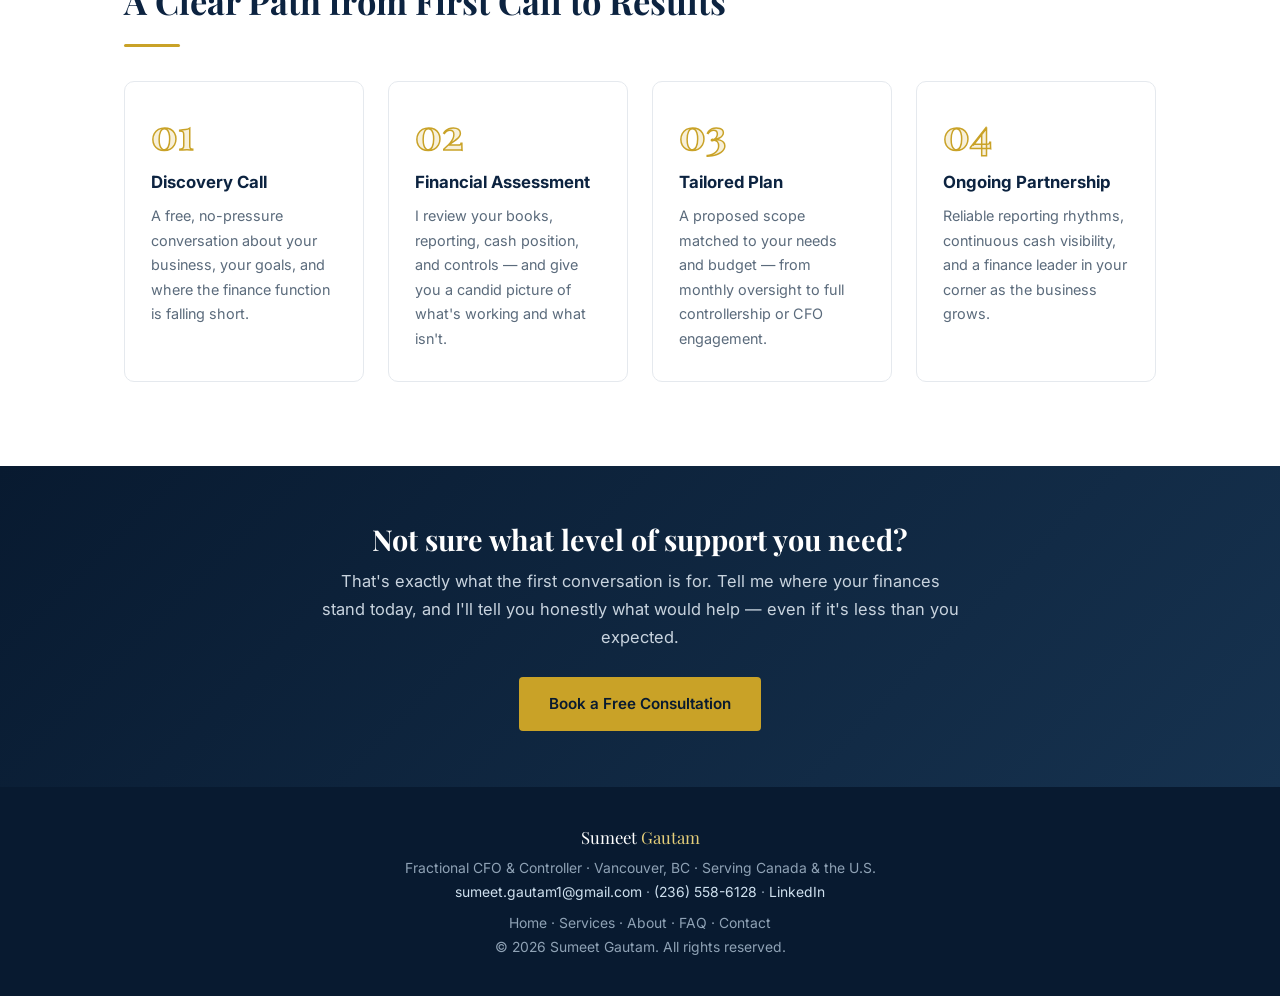
<file: services/index.html>
<!DOCTYPE html>
<html lang="en">
<head>
<meta charset="UTF-8">
<meta name="viewport" content="width=device-width, initial-scale=1.0">
<title>Fractional CFO, Controllership, FP&A & SR&ED Services | Sumeet Gautam, CA</title>
<meta name="description" content="Detailed fractional CFO, controllership, FP&A, cash flow, cross-border compliance, and SR&ED tax credit consulting services for Canadian and U.S. SMBs.">
<meta name="author" content="Sumeet Gautam">
<meta name="robots" content="index, follow">
<link rel="canonical" href="https://sumeetgautamcfo.com/services/">
<meta property="og:type" content="website">
<meta property="og:title" content="Fractional CFO, Controllership, FP&A & SR&ED Services | Sumeet Gautam, CA">
<meta property="og:description" content="Detailed fractional CFO, controllership, FP&A, cash flow, cross-border compliance, and SR&ED tax credit consulting services for Canadian and U.S. SMBs.">
<meta property="og:url" content="https://sumeetgautamcfo.com/services/">
<meta property="og:site_name" content="Sumeet Gautam — Fractional CFO">
<link rel="preconnect" href="https://fonts.googleapis.com">
<link rel="preconnect" href="https://fonts.gstatic.com" crossorigin>
<link href="https://fonts.googleapis.com/css2?family=Playfair+Display:wght@600;700&family=Inter:wght@400;500;600;700&display=swap" rel="stylesheet">
<link rel="stylesheet" href="/styles.css">
<script type="application/ld+json">
{
  "@context": "https://schema.org",
  "@type": "ProfessionalService",
  "name": "Sumeet Gautam — Fractional CFO & Controller Services",
  "founder": {
    "@type": "Person",
    "name": "Sumeet Gautam",
    "jobTitle": "Fractional CFO & Controller",
    "sameAs": ["https://www.linkedin.com/in/sumeet-gautam"]
  },
  "address": { "@type": "PostalAddress", "addressLocality": "Vancouver", "addressRegion": "BC", "addressCountry": "CA" },
  "areaServed": ["Canada", "United States"],
  "email": "mailto:sumeet.gautam1@gmail.com",
  "telephone": "+1-236-558-6128",
  "url": "https://sumeetgautamcfo.com/",
  "priceRange": "$$",
  "makesOffer": [
    { "@type": "Offer", "itemOffered": { "@type": "Service", "name": "Fractional CFO Services" } },
    { "@type": "Offer", "itemOffered": { "@type": "Service", "name": "Controllership & Bookkeeping Oversight" } },
    { "@type": "Offer", "itemOffered": { "@type": "Service", "name": "FP&A, Budgeting & Cash Flow Management" } },
    { "@type": "Offer", "itemOffered": { "@type": "Service", "name": "Compliance & Cross-Border Accounting" } },
    { "@type": "Offer", "itemOffered": { "@type": "Service", "name": "SR&ED Tax Credit Consulting" } }
  ]
}
</script>
</head>
<body>
<nav>
  <div class="container nav-inner">
    <a class="brand" href="/">Sumeet <span>Gautam</span></a>
    <button class="menu-btn" aria-label="Toggle menu" onclick="document.getElementById('navlinks').classList.toggle('open')">☰</button>
    <ul class="nav-links" id="navlinks">
      <li><a href="/">Home</a></li>
      <li><a href="/services/" style="color:var(--gold-soft)">Services</a></li>
      <li><a href="/about/">About</a></li>
      <li><a href="/faq/">FAQ</a></li>
      <li><a class="nav-cta" href="/contact/">Free Consultation</a></li>
    </ul>
  </div>
</nav>
<header class="hero" style="padding:64px 0 56px">
  <div class="container hero-inner">
    <p class="eyebrow">Services</p>
    <h1 style="font-size:2.4rem">Five Ways I Strengthen Your Finance Function</h1>
    <p class="tagline">Every engagement is scoped to what your business actually needs — from a few hours of oversight per month to a full fractional CFO partnership.</p>
  </div>
</header>
<section id="services">
  <div class="container">
    <div class="reveal">
      <p class="section-label">Services</p>
      <h2>Finance Leadership, Scaled to Your Business</h2>
      <div class="gold-rule"></div>
    </div>

    <article class="service reveal" id="cfo">
      <div class="icon" aria-hidden="true">🧭</div>
      <div>
        <h3>Fractional CFO Services</h3>
        <p class="desc">Executive financial leadership on the schedule your business actually needs. I work directly with owners and leadership teams to turn financial data into decisions — pricing, profitability, growth, and financing — and represent your numbers credibly to banks, lenders, and investors.</p>
        <p class="outcome"><strong>The outcome:</strong> you stop guessing. Every major decision — hiring, pricing, expansion, borrowing — gets made with clear numbers behind it.</p>
        <p class="inc-label">What's included</p>
        <ul class="inc-grid">
          <li>Profitability analysis by customer, product &amp; service line</li>
          <li>KPI design and monthly management reporting</li>
          <li>Pricing strategy and margin improvement</li>
          <li>Banking, lender &amp; investor relationship support</li>
          <li>Board-level reporting and strategic planning</li>
          <li>Risk identification and mitigation</li>
        </ul>
      </div>
    </article>

    <article class="service reveal" id="controllership">
      <div class="icon" aria-hidden="true">📚</div>
      <div>
        <h3>Controllership &amp; Bookkeeping Oversight</h3>
        <p class="desc">Accurate, timely, decision-ready financials. Whether you have an internal bookkeeper or an outsourced team, I bring the controls, review discipline, and quality assurance that keep your books reliable — so month-end close is a process, not a scramble.</p>
        <p class="outcome"><strong>The outcome:</strong> books you can actually trust, closed on time every month — and a finance function that scales with you instead of breaking.</p>
        <p class="inc-label">What's included</p>
        <ul class="inc-grid">
          <li>Month-end close management &amp; financial statements</li>
          <li>Quality audits of AP, AR, payroll &amp; sales reconciliations</li>
          <li>Internal controls design and implementation</li>
          <li>Bookkeeping team supervision and mentoring</li>
          <li>QuickBooks, Xero &amp; Sage optimization</li>
          <li>Ecommerce &amp; multi-channel reconciliation</li>
        </ul>
      </div>
    </article>

    <article class="service reveal" id="fpa">
      <div class="icon" aria-hidden="true">📈</div>
      <div>
        <h3>FP&amp;A, Budgeting &amp; Cash Flow Management</h3>
        <p class="desc">Know where your business is going — not just where it's been. I build budgets, forecasts, and financial models that leadership actually uses, and maintain the continuous cash flow visibility that keeps payroll safe and growth funded.</p>
        <p class="outcome"><strong>The outcome:</strong> no more cash surprises. You see problems weeks ahead, and you always know how much runway your plans really have.</p>
        <p class="inc-label">What's included</p>
        <ul class="inc-grid">
          <li>Annual budgets and rolling forecasts</li>
          <li>13-week and long-range cash flow projections</li>
          <li>Scenario modeling for expansion &amp; investment decisions</li>
          <li>Variance analysis with plain-language insights</li>
          <li>Working capital &amp; payment-timing management</li>
          <li>Daily/weekly cash monitoring and escalation</li>
        </ul>
      </div>
    </article>

    <article class="service reveal" id="compliance">
      <div class="icon" aria-hidden="true">🌐</div>
      <div>
        <h3>Compliance &amp; Cross-Border Accounting</h3>
        <p class="desc">Operating in both Canada and the U.S. shouldn't mean double the headaches. I act as your primary liaison with tax authorities and advisors on both sides of the border, and keep your reporting compliant with the standards that apply to you.</p>
        <p class="outcome"><strong>The outcome:</strong> CRA and IRS correspondence handled, filings on time, and reporting that holds up — so compliance stops keeping you up at night.</p>
        <p class="inc-label">What's included</p>
        <ul class="inc-grid">
          <li>CRA &amp; IRS liaison and correspondence management</li>
          <li>IFRS, GAAP &amp; ASPE financial reporting</li>
          <li>Multi-entity and cross-border consolidation</li>
          <li>Audit &amp; review readiness and coordination</li>
          <li>Coordination with tax advisors &amp; grant consultants</li>
          <li>Regulatory compliance monitoring</li>
        </ul>
      </div>
    </article>

    <article class="service reveal" id="sred">
      <div class="icon" aria-hidden="true">🔬</div>
      <div>
        <h3>SR&amp;ED Tax Credit Consulting</h3>
        <p class="desc">Canada's SR&amp;ED program offers generous tax incentives for businesses that invest in research and development — yet many under-claim, miss deadlines, or leave documentation too thin to survive a CRA review. If you're building software, improving products, or solving technical problems, I help you capture what you're entitled to and make claiming a repeatable annual process, not a scramble.</p>
        <p class="outcome"><strong>The outcome:</strong> R&amp;D cash back in the business — with claim-ready documentation and no audit anxiety.</p>
        <p class="inc-label">What's included</p>
        <ul class="inc-grid">
          <li>SR&amp;ED eligibility assessment of your projects</li>
          <li>Claim preparation &amp; T661 filing coordination</li>
          <li>Documentation &amp; time-tracking systems that satisfy CRA</li>
          <li>Eligible expenditure calculation (proxy vs. actual method)</li>
          <li>CRA review &amp; audit support</li>
          <li>Provincial R&amp;D credits and SR&amp;ED financing guidance</li>
        </ul>
      </div>
    </article>
  </div>
</section><section id="process">
  <div class="container">
    <div class="reveal">
      <p class="section-label">How I Work</p>
      <h2>A Clear Path from First Call to Results</h2>
      <div class="gold-rule"></div>
    </div>
    <div class="steps">
      <div class="step reveal"><div class="no">01</div><h3>Discovery Call</h3><p>A free, no-pressure conversation about your business, your goals, and where the finance function is falling short.</p></div>
      <div class="step reveal"><div class="no">02</div><h3>Financial Assessment</h3><p>I review your books, reporting, cash position, and controls — and give you a candid picture of what's working and what isn't.</p></div>
      <div class="step reveal"><div class="no">03</div><h3>Tailored Plan</h3><p>A proposed scope matched to your needs and budget — from monthly oversight to full controllership or CFO engagement.</p></div>
      <div class="step reveal"><div class="no">04</div><h3>Ongoing Partnership</h3><p>Reliable reporting rhythms, continuous cash visibility, and a finance leader in your corner as the business grows.</p></div>
    </div>
  </div>
</section><div class="cta-band">
  <div class="container reveal">
    <h2 class="serif">Not sure what level of support you need?</h2>
    <p>That's exactly what the first conversation is for. Tell me where your finances stand today, and I'll tell you honestly what would help — even if it's less than you expected.</p>
    <a class="btn btn-gold" href="/contact/">Book a Free Consultation</a>
  </div>
</div>
<footer>
  <div class="container">
    <p class="foot-brand">Sumeet <span>Gautam</span></p>
    <p>Fractional CFO &amp; Controller · Vancouver, BC · Serving Canada &amp; the U.S.</p>
    <p><a href="mailto:sumeet.gautam1@gmail.com" style="color:#cfe0ee;text-decoration:none">sumeet.gautam1@gmail.com</a> · <a href="tel:+12365586128" style="color:#cfe0ee;text-decoration:none">(236) 558-6128</a> · <a href="https://www.linkedin.com/in/sumeet-gautam" style="color:#cfe0ee;text-decoration:none" target="_blank" rel="noopener">LinkedIn</a></p>
    <p style="margin-top:8px"><a href="/" style="color:#8fa2b5;text-decoration:none">Home</a> · <a href="/services/" style="color:#8fa2b5;text-decoration:none">Services</a> · <a href="/about/" style="color:#8fa2b5;text-decoration:none">About</a> · <a href="/faq/" style="color:#8fa2b5;text-decoration:none">FAQ</a> · <a href="/contact/" style="color:#8fa2b5;text-decoration:none">Contact</a></p>
    <p>© <span id="yr"></span> Sumeet Gautam. All rights reserved.</p>
  </div>
</footer>
<script>
document.getElementById('yr').textContent=new Date().getFullYear();
const obs=new IntersectionObserver(es=>es.forEach(e=>{if(e.isIntersecting){e.target.classList.add('visible');obs.unobserve(e.target);}}),{threshold:.12});
document.querySelectorAll('.reveal').forEach(el=>obs.observe(el));
document.querySelectorAll('#navlinks a').forEach(a=>a.addEventListener('click',()=>document.getElementById('navlinks').classList.remove('open')));
</script>
</body>
</html>
</file>
<file: styles.css>
:root{
  --navy:#0c2340;
  --navy-deep:#081a30;
  --navy-soft:#16324f;
  --gold:#c9a227;
  --gold-soft:#e6cf7a;
  --gold-pale:#f7f0da;
  --ink:#22303f;
  --muted:#5b6b7c;
  --line:#e5e9ee;
  --ivory:#faf9f6;
  --white:#ffffff;
}
*{margin:0;padding:0;box-sizing:border-box}
html{scroll-behavior:smooth}
body{font-family:'Inter',system-ui,-apple-system,'Segoe UI',Arial,sans-serif;color:var(--ink);background:var(--white);line-height:1.7;font-size:16.5px}
h1,h2,h3,.serif{font-family:'Playfair Display',Georgia,serif}
.container{max-width:1080px;margin:0 auto;padding:0 24px}

.reveal{opacity:0;transform:translateY(24px);transition:opacity .7s ease,transform .7s ease}
.reveal.visible{opacity:1;transform:none}
@media (prefers-reduced-motion: reduce){.reveal{opacity:1;transform:none;transition:none}}

/* Nav */
nav{position:sticky;top:0;background:rgba(8,26,48,.93);backdrop-filter:blur(10px);z-index:100;border-bottom:1px solid rgba(201,162,39,.25)}
.nav-inner{display:flex;align-items:center;justify-content:space-between;height:66px}
.brand{font-family:'Playfair Display',Georgia,serif;font-weight:700;color:#fff;text-decoration:none;font-size:1.15rem}
.brand span{color:var(--gold-soft)}
.nav-links{display:flex;gap:26px;list-style:none;align-items:center}
.nav-links a{text-decoration:none;color:#c8d3de;font-size:.9rem;font-weight:500;transition:color .2s}
.nav-links a:hover{color:var(--gold-soft)}
.nav-cta{background:var(--gold);color:var(--navy-deep)!important;padding:9px 18px;border-radius:4px;font-weight:600}
.nav-cta:hover{background:var(--gold-soft)}
.menu-btn{display:none;background:none;border:none;font-size:1.5rem;color:#fff;cursor:pointer}

/* Hero */
header.hero{background:linear-gradient(160deg,var(--navy-deep) 0%,var(--navy) 55%,var(--navy-soft) 100%);color:#fff;padding:104px 0 92px;position:relative;overflow:hidden}
header.hero::after{content:"";position:absolute;right:-120px;top:-120px;width:420px;height:420px;border-radius:50%;border:1px solid rgba(201,162,39,.25)}
header.hero::before{content:"";position:absolute;right:-40px;top:40px;width:280px;height:280px;border-radius:50%;border:1px solid rgba(201,162,39,.18)}
.hero-inner{position:relative;z-index:2;max-width:760px}
.eyebrow{color:var(--gold-soft);font-size:.82rem;font-weight:600;text-transform:uppercase;letter-spacing:.22em;margin-bottom:16px}
.hero h1{font-size:3rem;line-height:1.12;margin-bottom:18px}
.hero h1 em{color:var(--gold-soft);font-style:normal}
.hero .tagline{font-size:1.13rem;color:#c8d3de;margin-bottom:26px;max-width:640px}
.trust-row{display:flex;flex-wrap:wrap;gap:10px;margin-bottom:32px}
.badge{background:rgba(255,255,255,.07);border:1px solid rgba(201,162,39,.35);padding:5px 15px;border-radius:20px;font-size:.82rem;font-weight:500;color:#dfe6ec}
.cta-row{display:flex;flex-wrap:wrap;gap:14px}
.btn{display:inline-block;padding:14px 30px;border-radius:4px;text-decoration:none;font-weight:600;font-size:.95rem;transition:all .25s}
.btn-gold{background:var(--gold);color:var(--navy-deep)}
.btn-gold:hover{background:var(--gold-soft);transform:translateY(-1px)}
.btn-outline{border:1.5px solid rgba(255,255,255,.5);color:#fff}
.btn-outline:hover{border-color:var(--gold-soft);color:var(--gold-soft)}

section{padding:84px 0}
.section-label{color:var(--gold);font-weight:700;text-transform:uppercase;letter-spacing:.2em;font-size:.78rem;margin-bottom:10px}
h2{color:var(--navy);font-size:2.15rem;margin-bottom:18px;line-height:1.2}
.lead{max-width:800px;color:var(--muted);font-size:1.02rem}
.gold-rule{width:56px;height:3px;background:var(--gold);margin:22px 0 34px;border-radius:2px}

/* Pain points */
#pain{background:var(--ivory)}
.pain-grid{display:grid;grid-template-columns:1fr 1fr;gap:16px;margin-top:8px}
.pain{background:var(--white);border:1px solid var(--line);border-radius:8px;padding:20px 24px;display:flex;gap:14px;align-items:flex-start;font-size:.97rem}
.pain .x{color:var(--gold);font-weight:700;font-size:1.1rem;line-height:1.5}
.pain-close{margin-top:30px;font-size:1.05rem;color:var(--navy);font-weight:600}
.pain-close a{color:var(--gold);text-decoration:none;border-bottom:2px solid var(--gold)}

/* Why me */
.why-grid{display:grid;grid-template-columns:repeat(3,1fr);gap:24px;margin-top:14px}
.why{background:var(--white);border:1px solid var(--line);border-top:3px solid var(--gold);border-radius:10px;padding:32px 28px;box-shadow:0 2px 14px rgba(12,35,64,.05)}
.why .ic{font-size:1.9rem;margin-bottom:14px}
.why h3{color:var(--navy);font-size:1.12rem;margin-bottom:10px;font-family:'Inter',sans-serif;font-weight:700}
.why p{font-size:.93rem;color:var(--muted)}

/* Stats */
.stats{display:grid;grid-template-columns:repeat(4,1fr);gap:22px;margin-top:44px}
.stat{background:var(--ivory);border:1px solid var(--line);border-top:3px solid var(--gold);border-radius:8px;padding:28px 20px;text-align:center}
.stat .num{font-family:'Playfair Display',Georgia,serif;font-size:2.3rem;font-weight:700;color:var(--navy)}
.stat .lbl{font-size:.85rem;color:var(--muted);margin-top:4px}

/* Services */
#services{background:var(--ivory)}
.service{display:grid;grid-template-columns:64px 1fr;gap:26px;background:var(--white);border:1px solid var(--line);border-radius:10px;padding:36px 38px;margin-bottom:26px;box-shadow:0 2px 14px rgba(12,35,64,.05)}
.service .icon{width:64px;height:64px;border-radius:10px;background:var(--gold-pale);display:flex;align-items:center;justify-content:center;font-size:1.7rem}
.service h3{color:var(--navy);font-size:1.42rem;margin-bottom:10px}
.service p.desc{color:var(--muted);margin-bottom:16px;font-size:.98rem}
.outcome{background:var(--gold-pale);border-radius:6px;padding:12px 18px;font-size:.92rem;margin-bottom:18px}
.outcome strong{color:var(--navy)}
.service .inc-label{font-size:.78rem;font-weight:700;text-transform:uppercase;letter-spacing:.14em;color:var(--gold);margin-bottom:10px}
.inc-grid{display:grid;grid-template-columns:1fr 1fr;gap:8px 26px;list-style:none}
.inc-grid li{padding-left:26px;position:relative;font-size:.93rem}
.inc-grid li::before{content:"✓";position:absolute;left:0;color:var(--gold);font-weight:700}

/* CTA band */
.cta-band{background:linear-gradient(135deg,var(--navy-deep),var(--navy-soft));color:#fff;padding:56px 0;text-align:center}
.cta-band h2{color:#fff;font-size:1.8rem;margin-bottom:10px}
.cta-band p{color:#c8d3de;margin-bottom:26px;max-width:640px;margin-left:auto;margin-right:auto}

/* Process */
.steps{display:grid;grid-template-columns:repeat(4,1fr);gap:24px;margin-top:14px}
.step{background:var(--white);border:1px solid var(--line);border-radius:10px;padding:30px 26px}
.step .no{font-family:'Playfair Display',Georgia,serif;font-size:2.6rem;font-weight:700;color:var(--gold-pale);-webkit-text-stroke:1.5px var(--gold);line-height:1;margin-bottom:14px}
.step h3{color:var(--navy);font-size:1.05rem;margin-bottom:8px;font-family:'Inter',sans-serif;font-weight:700}
.step p{font-size:.9rem;color:var(--muted)}

/* Background (condensed) */
#background{background:var(--ivory)}
.timeline{border-left:2px solid var(--gold);margin-left:8px;padding-left:32px}
.t-item{position:relative;margin-bottom:26px}
.t-item::before{content:"";position:absolute;left:-39px;top:8px;width:12px;height:12px;border-radius:50%;background:var(--gold);border:2px solid var(--ivory)}
.t-item h3{color:var(--navy);font-size:1.05rem;font-family:'Inter',sans-serif;font-weight:700}
.t-item .t-org{color:var(--gold);font-weight:600;font-size:.88rem}
.t-item p{font-size:.92rem;color:var(--muted);margin-top:4px;max-width:720px}
.linkedin-link{display:inline-block;margin-top:10px;color:var(--navy);font-weight:600;font-size:.93rem;text-decoration:none;border-bottom:2px solid var(--gold)}

/* Credentials */
.edu-grid{display:grid;grid-template-columns:repeat(auto-fit,minmax(240px,1fr));gap:18px}
.edu{background:var(--ivory);border:1px solid var(--line);border-radius:8px;padding:24px}
.edu h3{color:var(--navy);font-size:.98rem;font-family:'Inter',sans-serif;font-weight:700}
.edu .inst{color:var(--muted);font-size:.88rem;margin-top:4px}
.edu .yr{color:var(--gold);font-weight:700;font-size:.84rem;margin-top:8px}
.note{background:var(--gold-pale);border-left:4px solid var(--gold);border-radius:6px;padding:18px 24px;margin-top:26px;font-size:.94rem}

/* FAQ */
#faq{background:var(--ivory)}
details{background:var(--white);border:1px solid var(--line);border-radius:8px;margin-bottom:14px;overflow:hidden}
summary{cursor:pointer;padding:20px 26px;font-weight:600;color:var(--navy);font-size:1rem;list-style:none;display:flex;justify-content:space-between;align-items:center}
summary::-webkit-details-marker{display:none}
summary::after{content:"+";color:var(--gold);font-size:1.5rem;transition:transform .25s}
details[open] summary::after{transform:rotate(45deg)}
details .answer{padding:0 26px 22px;color:var(--muted);font-size:.95rem}

/* Contact */
.contact-wrap{display:flex;flex-wrap:wrap;gap:20px;margin-top:10px}
.contact-card{background:var(--white);border:1px solid var(--line);border-top:3px solid var(--gold);border-radius:8px;padding:24px;flex:1;min-width:230px;text-align:center}
.contact-card .ic{font-size:1.5rem;margin-bottom:8px}
.contact-card a{color:var(--navy);font-weight:600;text-decoration:none;font-size:.95rem}
.contact-card a:hover{color:var(--gold)}
.contact-card .cl{color:var(--muted);font-size:.82rem;margin-bottom:4px;text-transform:uppercase;letter-spacing:.1em}

footer{background:var(--navy-deep);color:#8fa2b5;padding:36px 0;text-align:center;font-size:.87rem}
footer .foot-brand{font-family:'Playfair Display',Georgia,serif;color:#fff;font-size:1.05rem;margin-bottom:6px}
footer .foot-brand span{color:var(--gold-soft)}

@media(max-width:860px){
  .steps,.why-grid{grid-template-columns:repeat(2,1fr)}
  .stats{grid-template-columns:repeat(2,1fr)}
  .inc-grid,.pain-grid{grid-template-columns:1fr}
}
@media(max-width:760px){
  .nav-links{display:none;position:absolute;top:66px;left:0;right:0;background:var(--navy-deep);flex-direction:column;padding:18px 24px;gap:16px;border-bottom:1px solid rgba(201,162,39,.25)}
  .nav-links.open{display:flex}
  .menu-btn{display:block}
  .hero h1{font-size:2.15rem}
  .service{grid-template-columns:1fr;padding:28px 24px}
  .steps,.why-grid{grid-template-columns:1fr}
}
</file>
